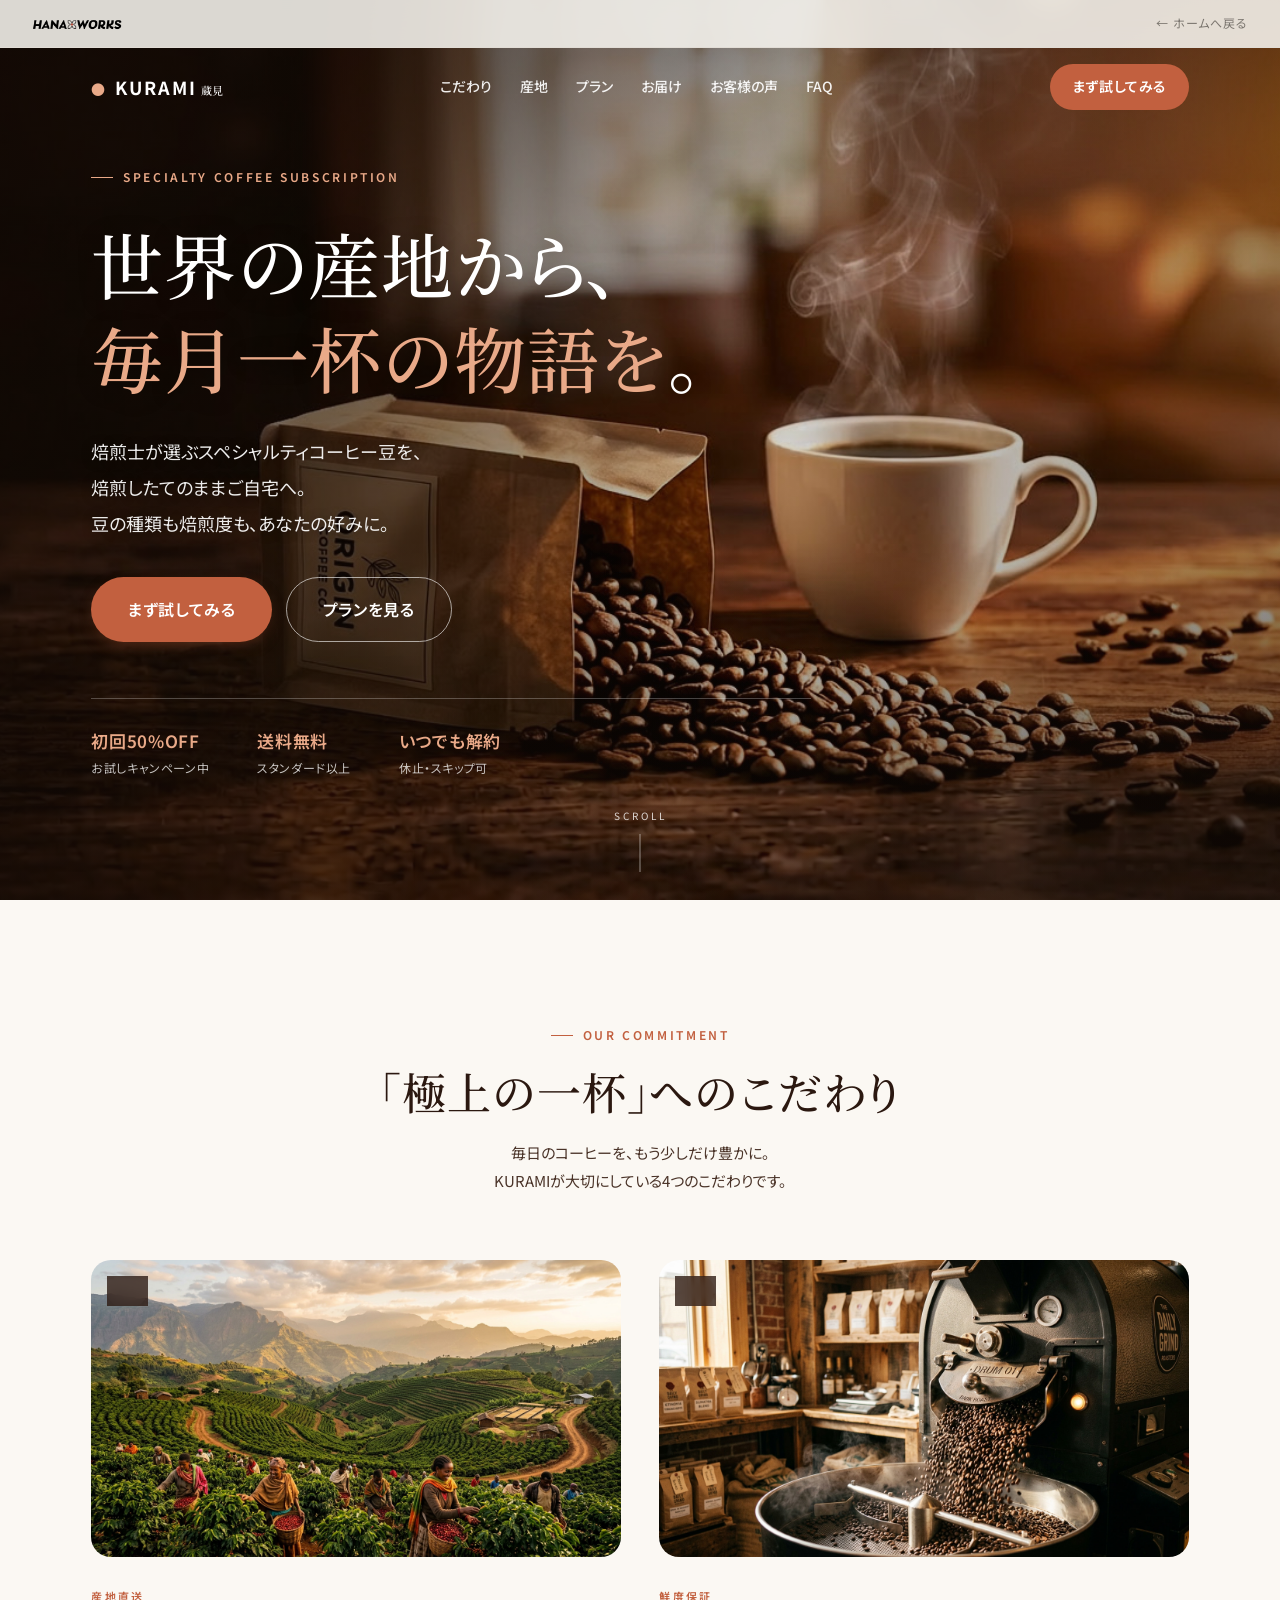
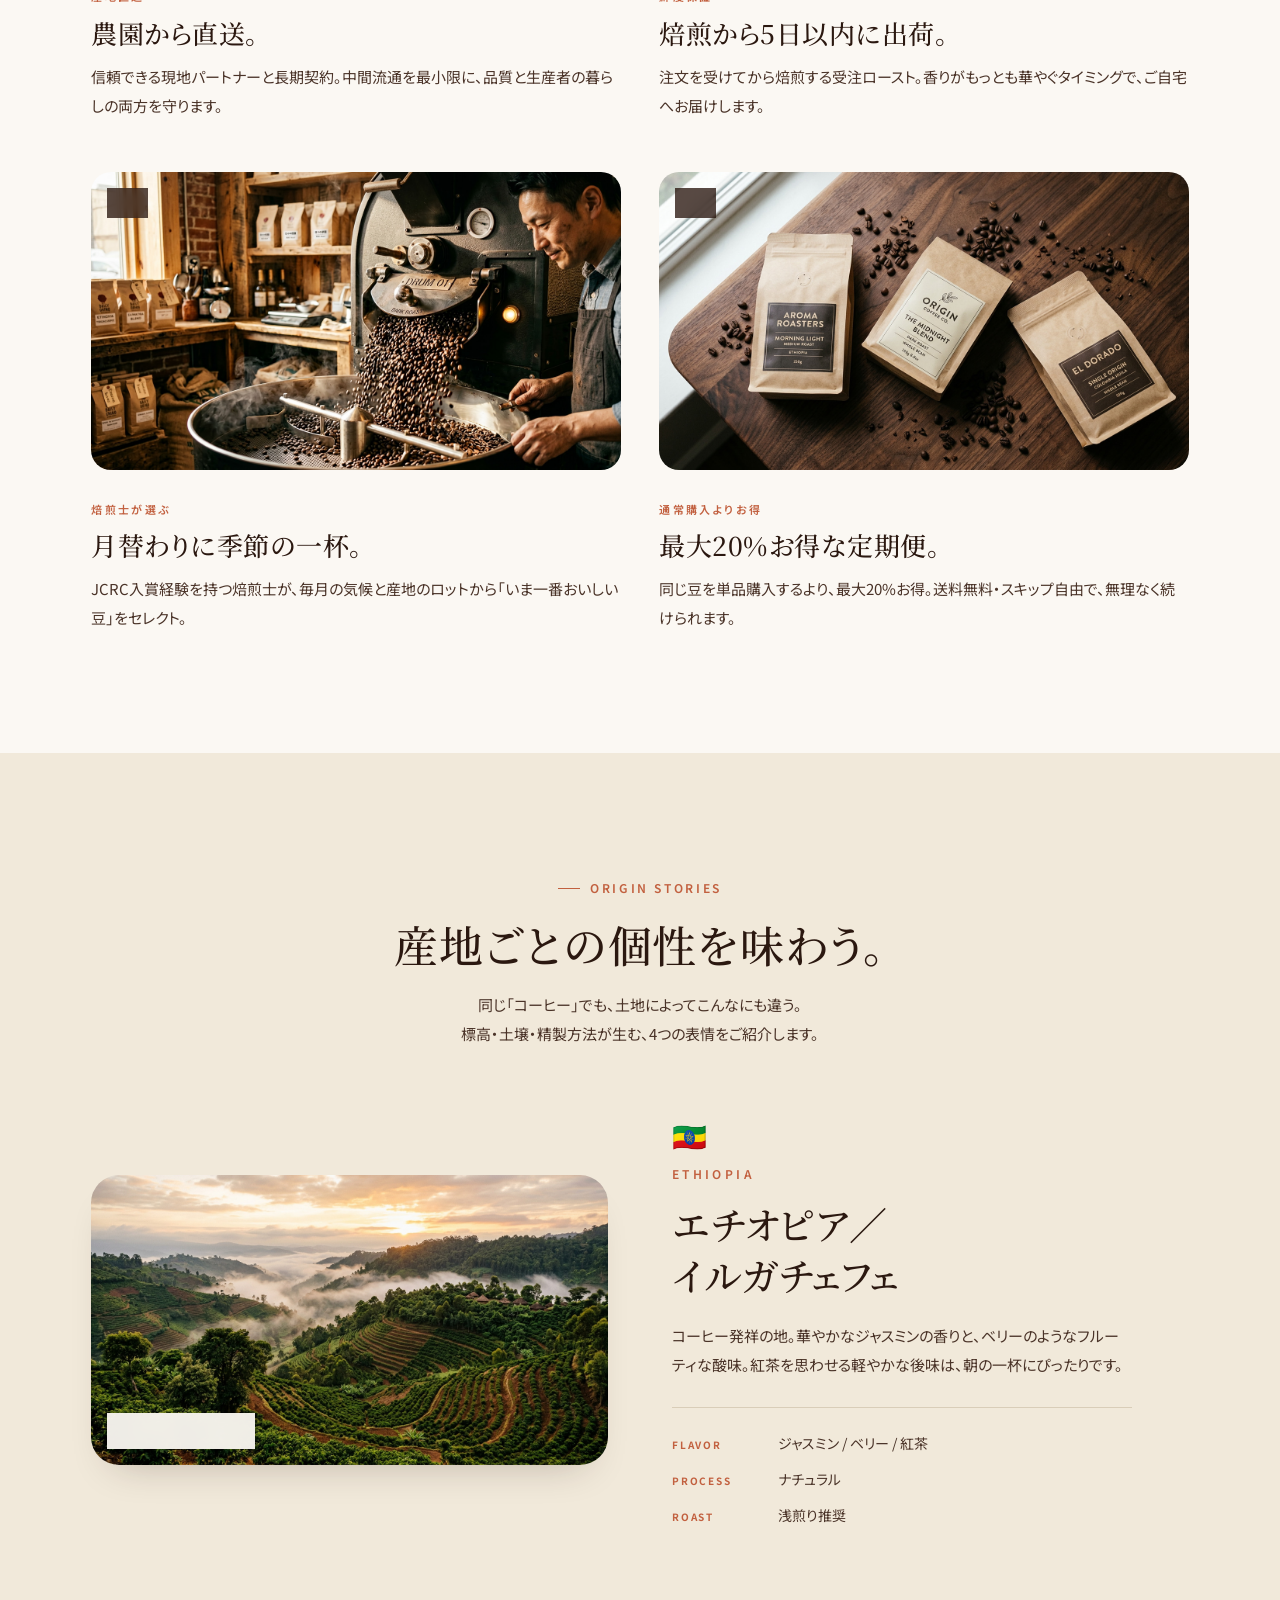
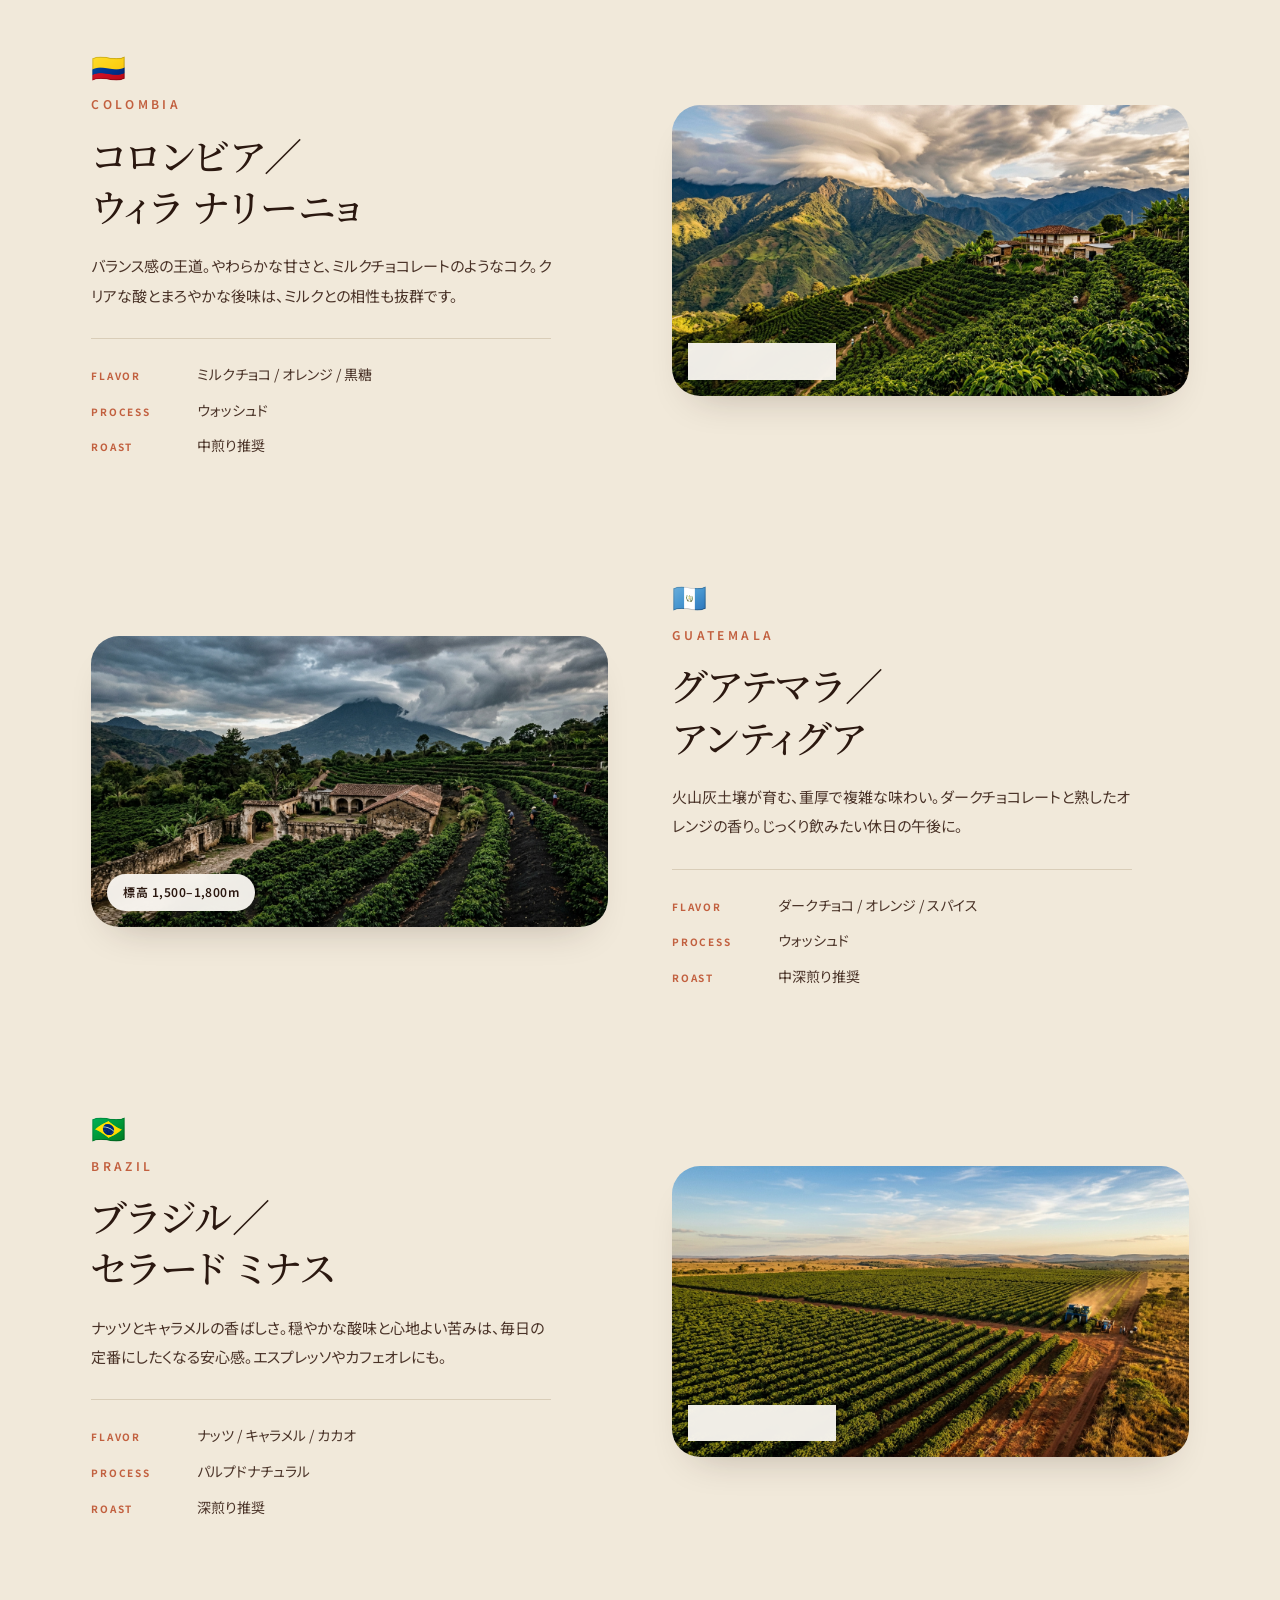
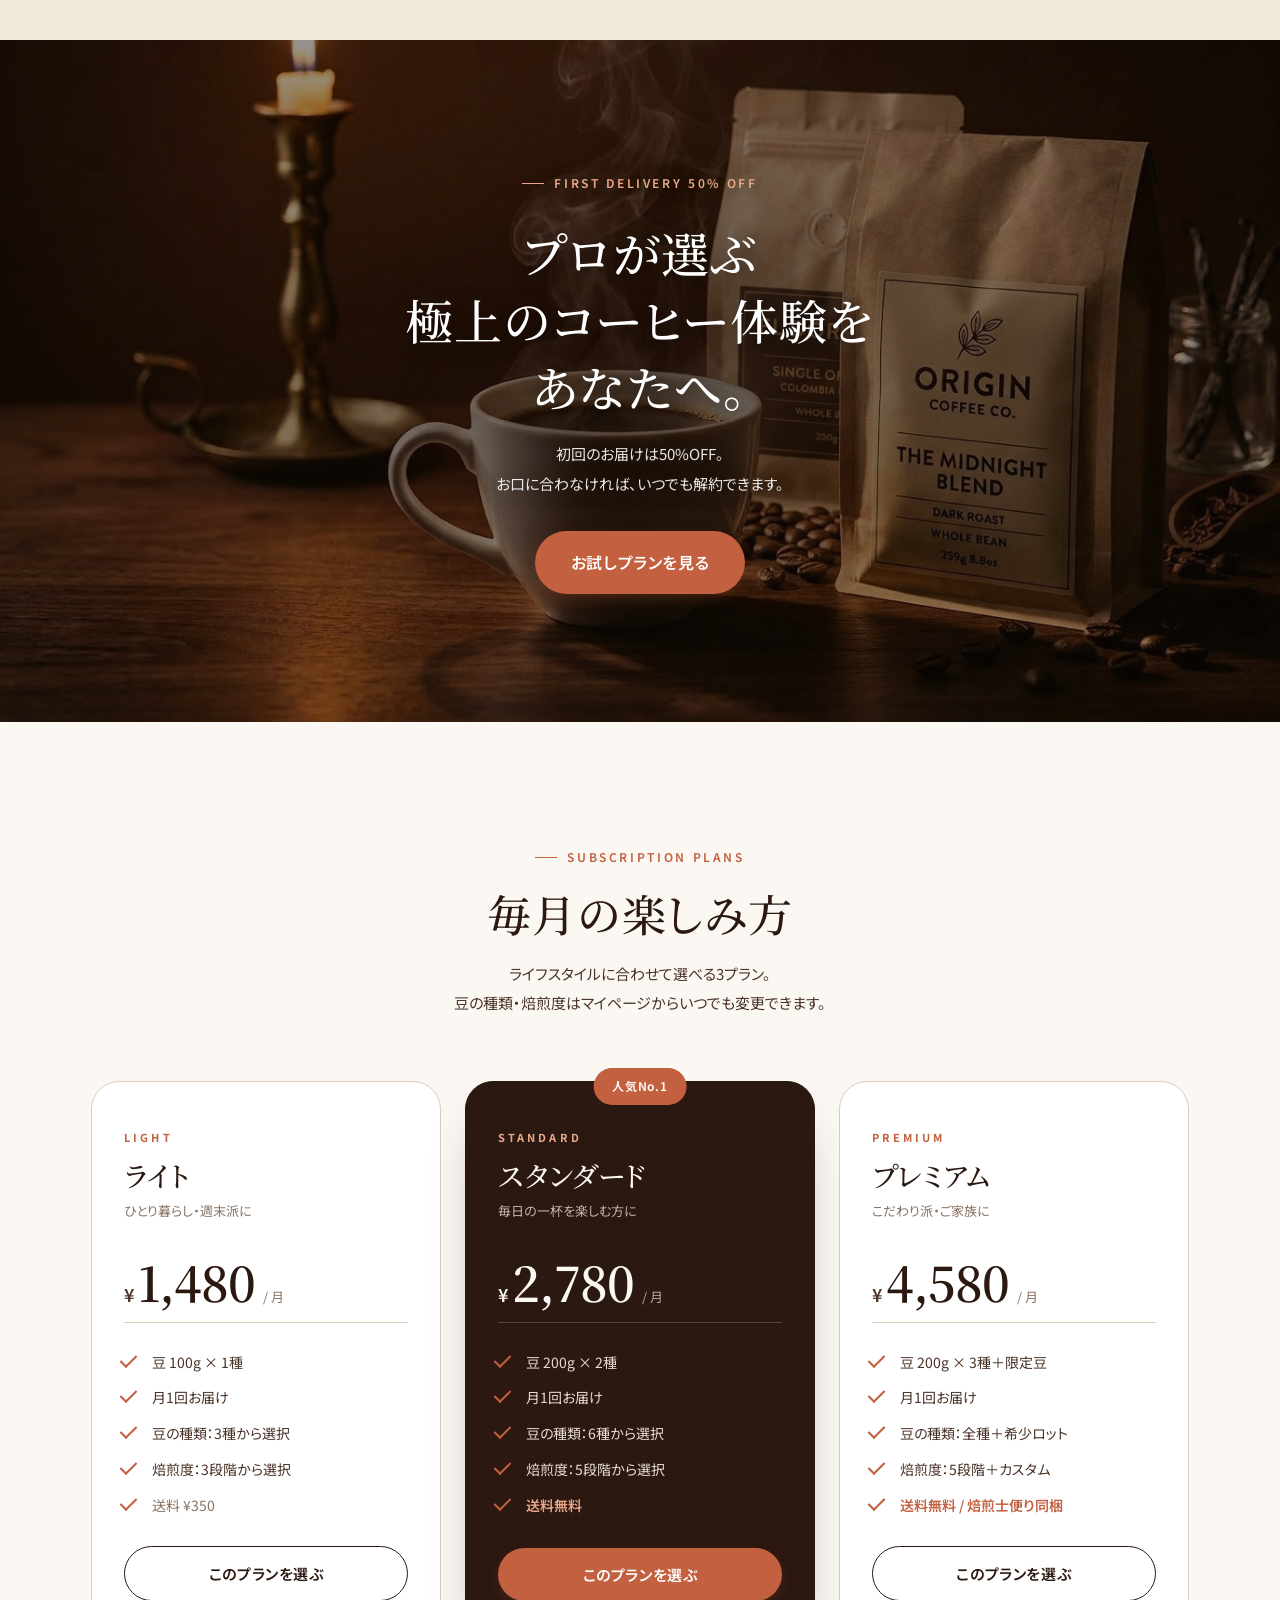
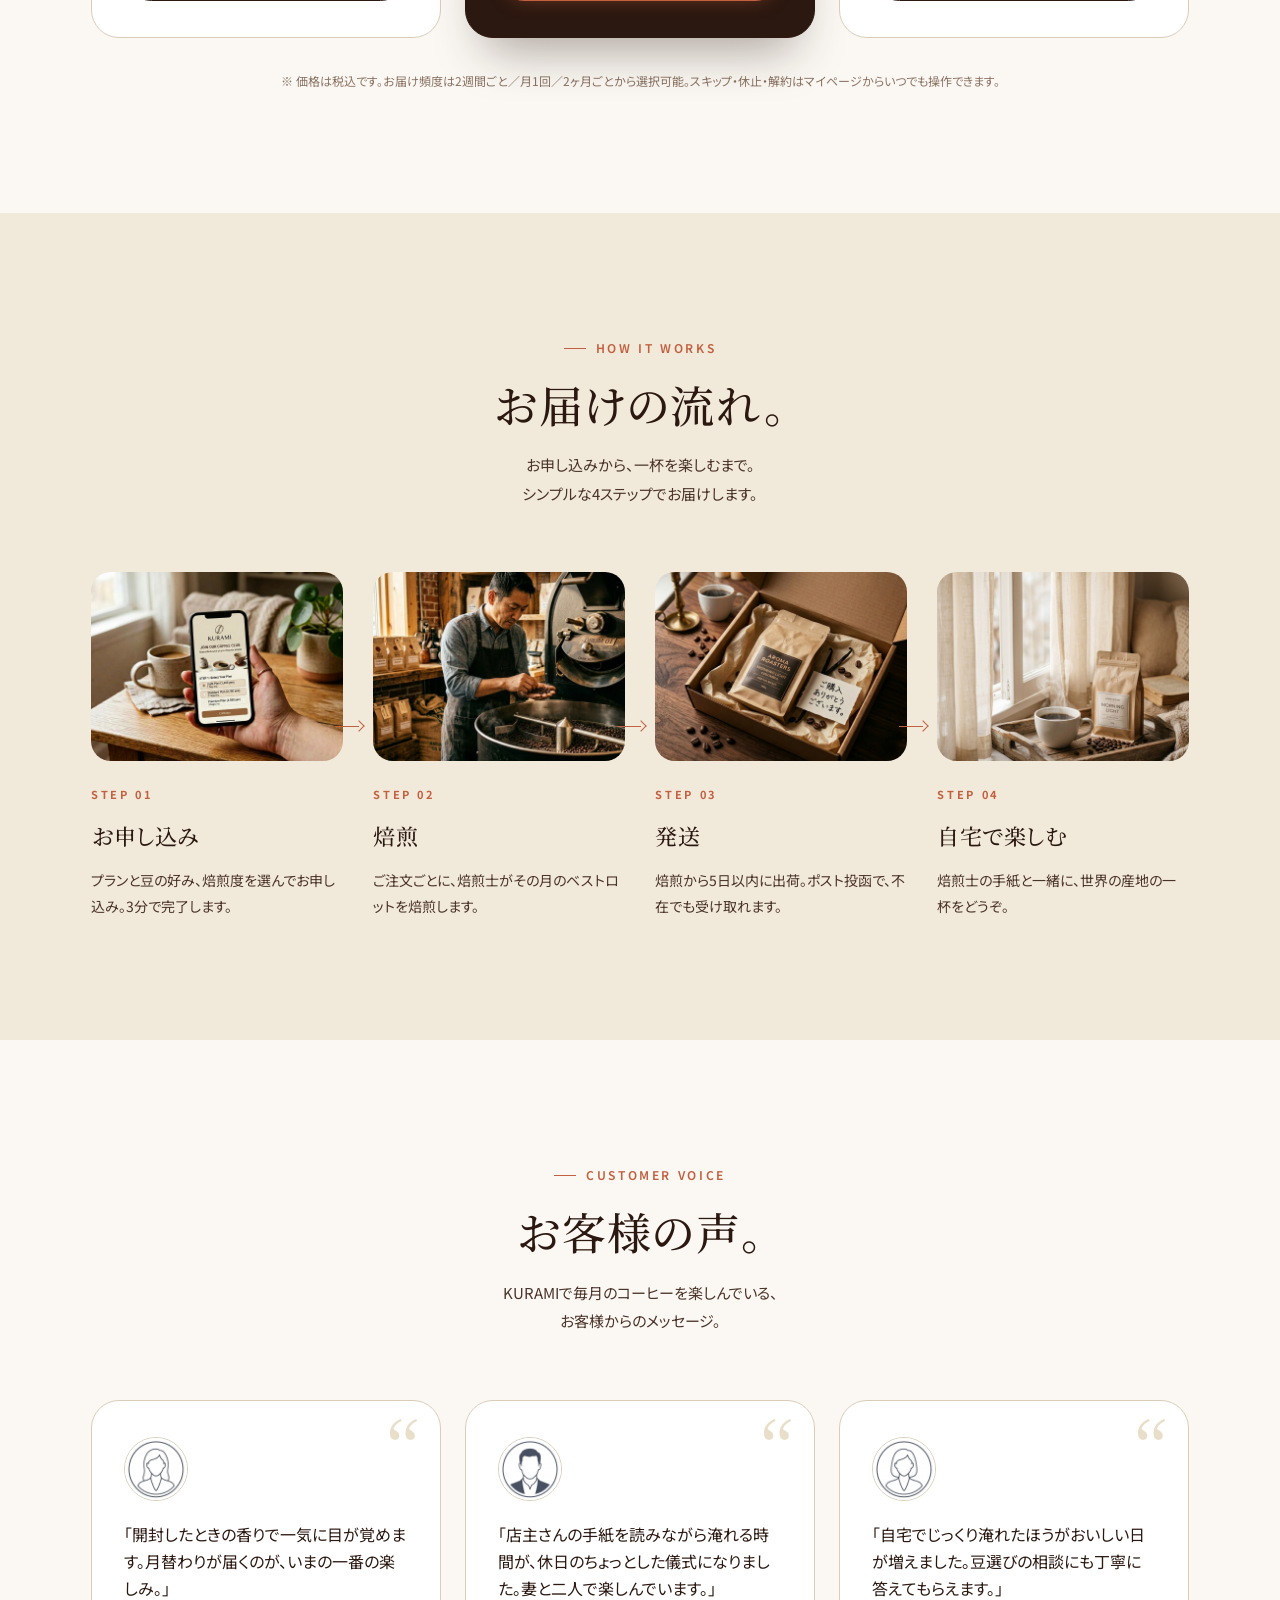
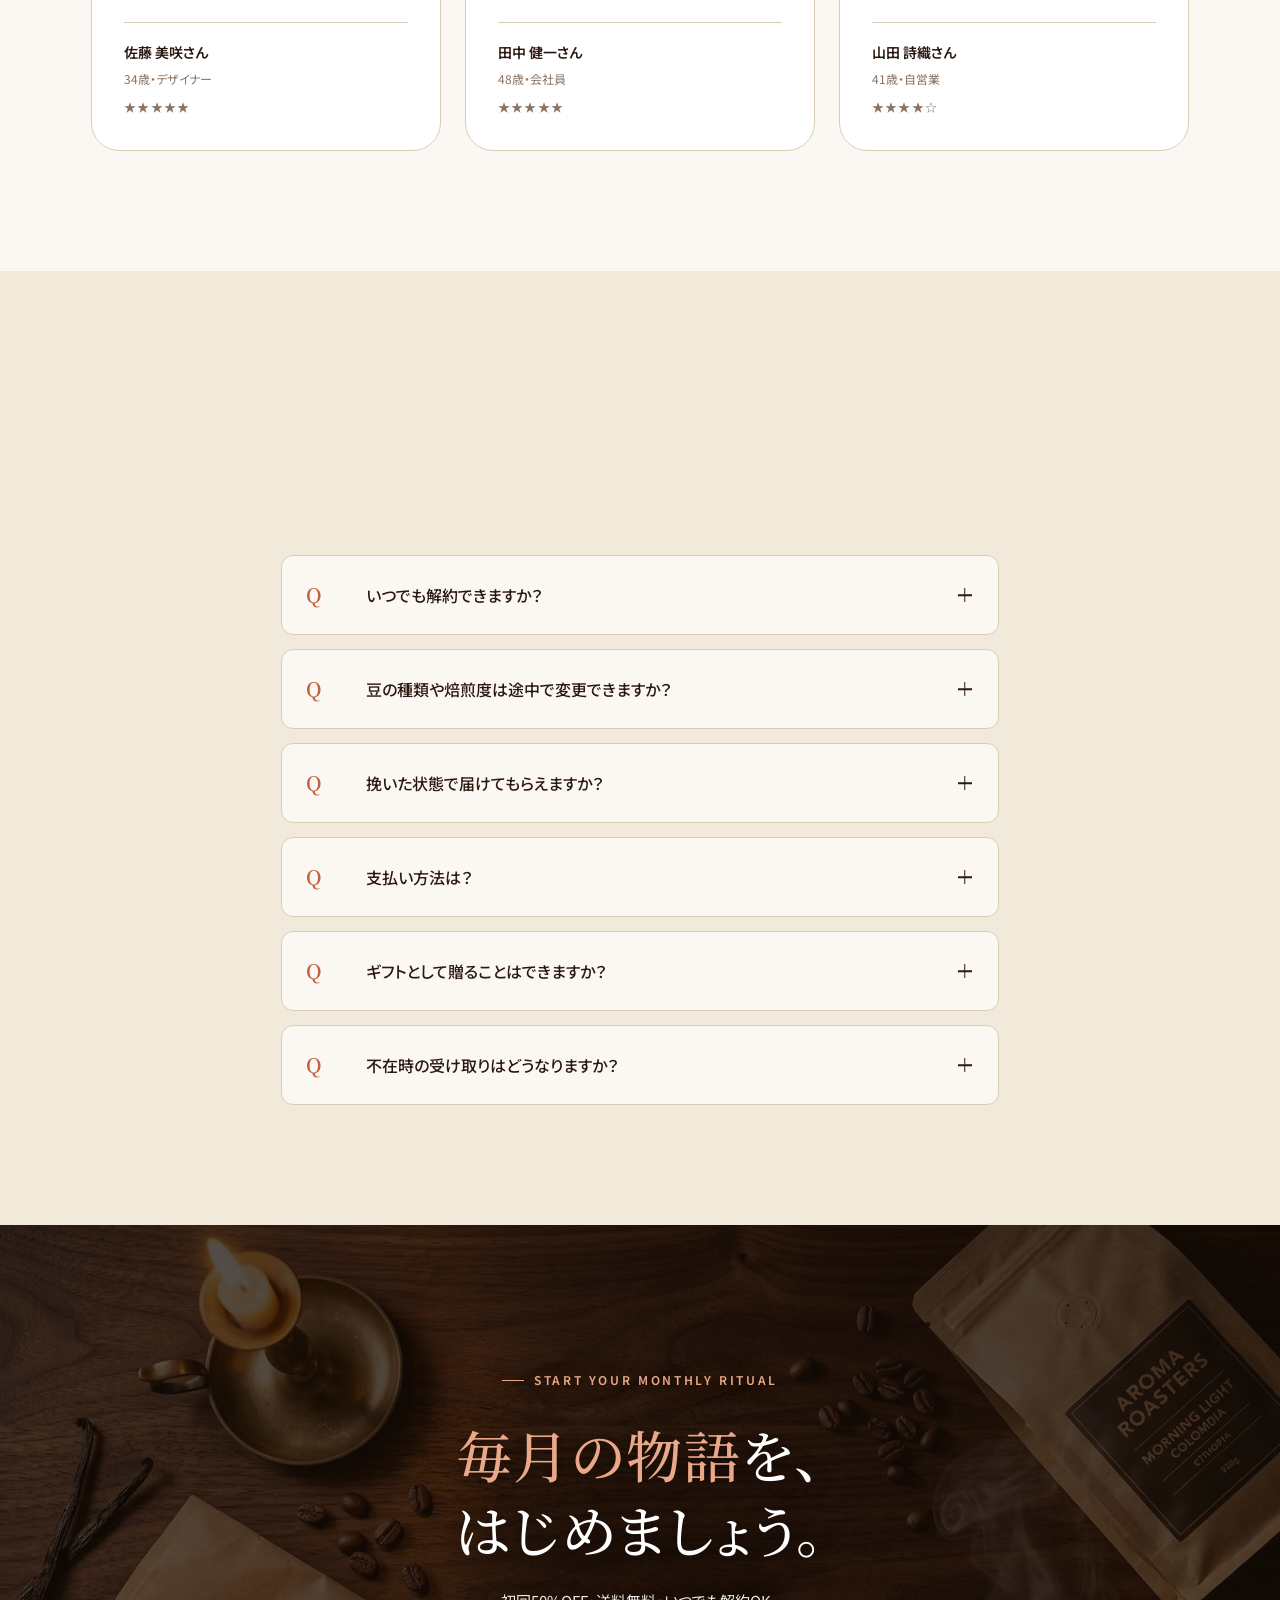
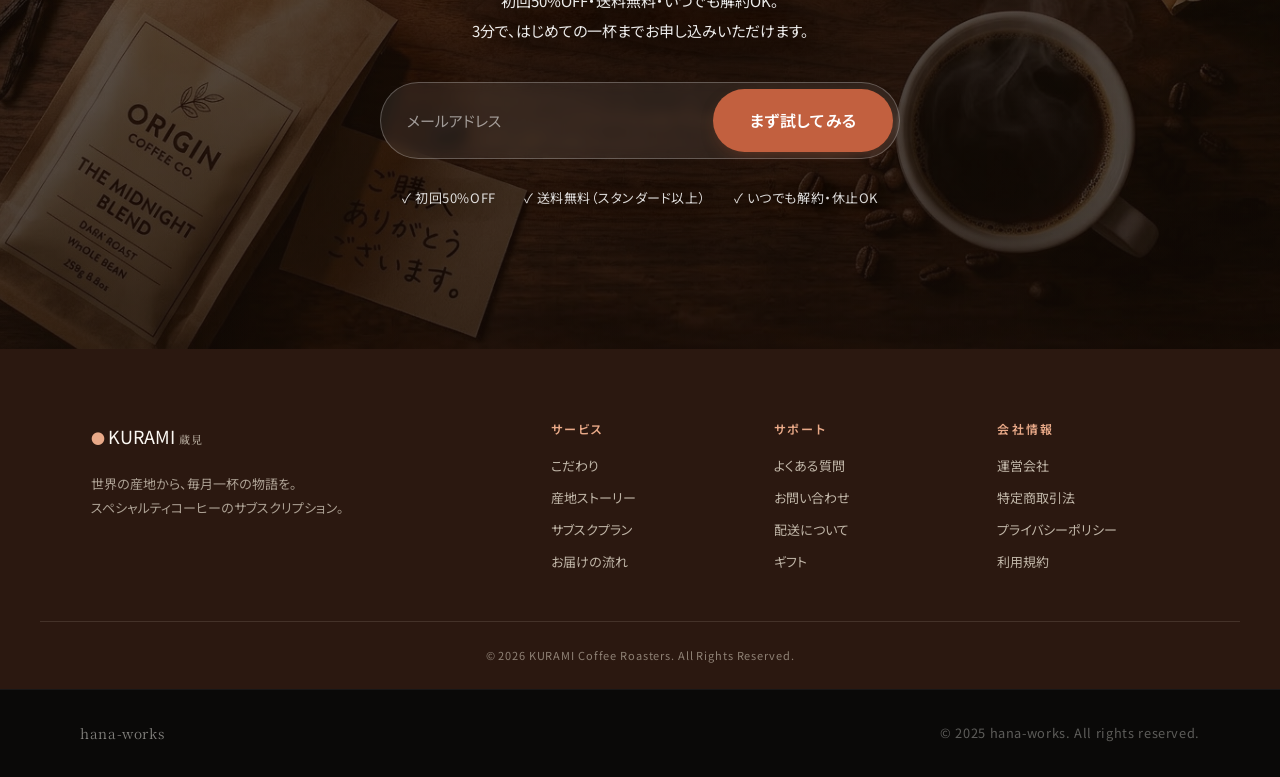
<file: LP2/coffee_subscription.html>
<!DOCTYPE html>
<html lang="ja">
<head>
<meta charset="UTF-8" />
<meta name="viewport" content="width=device-width, initial-scale=1.0" />
<title>KURAMI 蔵見 — 世界の産地から、毎月一杯の物語を</title>
<link rel="preconnect" href="https://fonts.googleapis.com" />
<link rel="preconnect" href="https://fonts.gstatic.com" crossorigin />
<link rel="stylesheet" href="https://fonts.googleapis.com/css2?family=Noto+Sans+JP:wght@300;400;500;600;700&family=Noto+Serif+JP:wght@400;500;600&display=swap" />
<link rel="stylesheet" href="styles.css" />
<style>
  /* ── hana-works ラッパーヘッダー ── */
  /* ページ上部に固定表示される帯。外部CSSの .nav（z-index:100）より手前に出す */
  #hw-bar {
    position: fixed;
    top: 0; left: 0; right: 0;
    height: 48px;
    z-index: 150;
    display: flex;
    align-items: center;
    justify-content: space-between;
    padding: 0 2rem;
    background: rgba(247,245,240,0.88);
    backdrop-filter: blur(12px);
    border-bottom: 1px solid #e2ddd6;
  }
  #hw-bar img { height: 30px; width: auto; }
  #hw-bar .hw-back {
    color: #7a756e;
    font-size: 0.75rem;
    letter-spacing: 0.08em;
    text-decoration: none;
    transition: color 0.2s;
  }
  #hw-bar .hw-back:hover { color: #0f0e0d; }

  /* LPのナビバー（.nav）をhana-worksバー分だけ下にずらす */
  .nav { top: 48px !important; }

  /* ── hana-works フッター ── */
  #hw-footer {
    background: #0a0908;
    color: rgba(247,245,240,0.35);
    padding: 2rem 5rem;
    display: flex;
    align-items: center;
    justify-content: space-between;
    font-size: 0.8rem;
    letter-spacing: 0.05em;
    border-top: 1px solid rgba(247,245,240,0.06);
    font-family: 'Noto Sans JP', sans-serif;
  }
  #hw-footer a { color: rgba(247,245,240,0.35); text-decoration: none; }
  #hw-footer a:hover { color: rgba(247,245,240,0.7); }
  @media (max-width: 768px) {
    #hw-footer { flex-direction: column; gap: 0.75rem; text-align: center; padding: 2rem; }
  }
</style>
</head>
<body>

<!-- ── hana-works ラッパーヘッダー ── -->
<div id="hw-bar">
  <a href="../index.html">
    <img src="../img/hanaworks.png" alt="hana-works">
  </a>
  <a href="../index.html" class="hw-back">← ホームへ戻る</a>
</div>


<!-- ========== NAV ========== -->
<header class="nav" id="nav">
  <div class="nav__inner">
    <a href="#top" class="nav__logo" aria-label="KURAMI ホーム">
      <span class="nav__logo-mark">●</span>
      <span class="nav__logo-text">KURAMI<small>蔵見</small></span>
    </a>

    <nav class="nav__links" aria-label="主要ナビゲーション">
      <a href="#commitment">こだわり</a>
      <a href="#origins">産地</a>
      <a href="#plans">プラン</a>
      <a href="#flow">お届け</a>
      <a href="#voice">お客様の声</a>
      <a href="#faq">FAQ</a>
    </nav>

    <a href="#cta-final" class="nav__cta">まず試してみる</a>

    <button class="nav__burger" id="burger" aria-label="メニューを開く" aria-expanded="false" aria-controls="drawer">
      <span></span><span></span><span></span>
    </button>
  </div>
</header>

<!-- Mobile drawer -->
<div class="drawer" id="drawer" aria-hidden="true">
  <div class="drawer__panel" role="dialog" aria-modal="true" aria-label="モバイルメニュー">
    <div class="drawer__head">
      <span class="drawer__title">MENU</span>
      <button class="drawer__close" id="drawerClose" aria-label="メニューを閉じる">×</button>
    </div>
    <nav class="drawer__nav">
      <a href="#commitment">こだわり</a>
      <a href="#origins">産地ストーリー</a>
      <a href="#plans">サブスクプラン</a>
      <a href="#flow">お届けの流れ</a>
      <a href="#voice">お客様の声</a>
      <a href="#faq">よくある質問</a>
    </nav>
    <a href="#cta-final" class="drawer__cta">まず試してみる →</a>
    <p class="drawer__foot">毎月、世界のスペシャルティを<br/>一杯ずつ、自宅へ。</p>
  </div>
  <div class="drawer__scrim" id="drawerScrim"></div>
</div>

<!-- ========== HERO ========== -->
<section class="hero" id="top">
  <div class="hero__media" aria-hidden="true">
    <img src="images/hero.jpg" alt="" class="hero__img" />
    <div class="hero__media-overlay"></div>
  </div>

  <div class="hero__inner">
    <span class="eyebrow eyebrow--light">SPECIALTY COFFEE SUBSCRIPTION</span>
    <h1 class="hero__title">
      世界の産地から、<br/>
      <em>毎月一杯の物語を</em>。
    </h1>
    <p class="hero__lead">
      焙煎士が選ぶスペシャルティコーヒー豆を、<br class="br-pc"/>
      焙煎したてのままご自宅へ。<br/>
      豆の種類も焙煎度も、あなたの好みに。
    </p>

    <div class="hero__actions">
      <a href="#cta-final" class="btn btn--primary btn--lg">まず試してみる</a>
      <a href="#plans" class="btn btn--ghost btn--lg">プランを見る</a>
    </div>

    <ul class="hero__meta">
      <li><strong>初回50%OFF</strong><span>お試しキャンペーン中</span></li>
      <li><strong>送料無料</strong><span>スタンダード以上</span></li>
      <li><strong>いつでも解約</strong><span>休止・スキップ可</span></li>
    </ul>
  </div>

  <a href="#commitment" class="hero__scroll" aria-label="下へスクロール">
    <span>SCROLL</span>
    <i></i>
  </a>
</section>

<!-- ========== COMMITMENT ========== -->
<section class="section commitment" id="commitment">
  <div class="container">
    <header class="sec-head">
      <span class="eyebrow">OUR COMMITMENT</span>
      <h2 class="sec-title">「極上の一杯」へのこだわり</h2>
      <p class="sec-lead">毎日のコーヒーを、もう少しだけ豊かに。<br/>KURAMIが大切にしている4つのこだわりです。</p>
    </header>

    <div class="commit-grid">
      <article class="commit">
        <div class="commit__img">
          <img src="images/commitment-01.jpg" alt="高地の段々畑で収穫するコーヒー農園の風景" />
          <span class="commit__num">01</span>
        </div>
        <div class="commit__body">
          <span class="commit__kicker">産地直送</span>
          <h3 class="commit__title">農園から直送。</h3>
          <p>信頼できる現地パートナーと長期契約。中間流通を最小限に、品質と生産者の暮らしの両方を守ります。</p>
        </div>
      </article>

      <article class="commit">
        <div class="commit__img">
          <img src="images/commitment-02.jpg" alt="焙煎機から焙煎したての豆が流れ出る焙煎工房" />
          <span class="commit__num">02</span>
        </div>
        <div class="commit__body">
          <span class="commit__kicker">鮮度保証</span>
          <h3 class="commit__title">焙煎から5日以内に出荷。</h3>
          <p>注文を受けてから焙煎する受注ロースト。香りがもっとも華やぐタイミングで、ご自宅へお届けします。</p>
        </div>
      </article>

      <article class="commit">
        <div class="commit__img">
          <img src="images/commitment-03.jpg" alt="焙煎機に向き合う焙煎士の姿" />
          <span class="commit__num">03</span>
        </div>
        <div class="commit__body">
          <span class="commit__kicker">焙煎士が選ぶ</span>
          <h3 class="commit__title">月替わりに季節の一杯。</h3>
          <p>JCRC入賞経験を持つ焙煎士が、毎月の気候と産地のロットから「いま一番おいしい豆」をセレクト。</p>
        </div>
      </article>

      <article class="commit">
        <div class="commit__img">
          <img src="images/commitment-04.jpg" alt="コーヒー豆のパッケージ三点とコーヒー豆" />
          <span class="commit__num">04</span>
        </div>
        <div class="commit__body">
          <span class="commit__kicker">通常購入よりお得</span>
          <h3 class="commit__title">最大20%お得な定期便。</h3>
          <p>同じ豆を単品購入するより、最大20%お得。送料無料・スキップ自由で、無理なく続けられます。</p>
        </div>
      </article>
    </div>
  </div>
</section>

<!-- ========== ORIGINS ========== -->
<section class="section origins" id="origins">
  <div class="container">
    <header class="sec-head">
      <span class="eyebrow">ORIGIN STORIES</span>
      <h2 class="sec-title">産地ごとの個性を味わう。</h2>
      <p class="sec-lead">同じ「コーヒー」でも、土地によってこんなにも違う。<br/>標高・土壌・精製方法が生む、4つの表情をご紹介します。</p>
    </header>

    <div class="origin-list">
      <article class="origin">
        <div class="origin__media">
          <img src="images/origin-ethiopia.jpg" alt="朝霧に包まれるエチオピア・イルガチェフェのコーヒー農園" />
          <div class="origin__tag">標高 1,900–2,200m</div>
        </div>
        <div class="origin__body">
          <span class="origin__flag">🇪🇹</span>
          <span class="origin__country">ETHIOPIA</span>
          <h3 class="origin__title">エチオピア／<br/>イルガチェフェ</h3>
          <p class="origin__copy">コーヒー発祥の地。華やかなジャスミンの香りと、ベリーのようなフルーティな酸味。紅茶を思わせる軽やかな後味は、朝の一杯にぴったりです。</p>
          <ul class="origin__notes">
            <li><span>FLAVOR</span>ジャスミン / ベリー / 紅茶</li>
            <li><span>PROCESS</span>ナチュラル</li>
            <li><span>ROAST</span>浅煎り推奨</li>
          </ul>
        </div>
      </article>

      <article class="origin origin--reverse">
        <div class="origin__media">
          <img src="images/origin-colombia.jpg" alt="雲がかかるコロンビア・ウィラナリーニョの山岳農園" />
          <div class="origin__tag">標高 1,700–2,000m</div>
        </div>
        <div class="origin__body">
          <span class="origin__flag">🇨🇴</span>
          <span class="origin__country">COLOMBIA</span>
          <h3 class="origin__title">コロンビア／<br/>ウィラ ナリーニョ</h3>
          <p class="origin__copy">バランス感の王道。やわらかな甘さと、ミルクチョコレートのようなコク。クリアな酸とまろやかな後味は、ミルクとの相性も抜群です。</p>
          <ul class="origin__notes">
            <li><span>FLAVOR</span>ミルクチョコ / オレンジ / 黒糖</li>
            <li><span>PROCESS</span>ウォッシュド</li>
            <li><span>ROAST</span>中煎り推奨</li>
          </ul>
        </div>
      </article>

      <article class="origin">
        <div class="origin__media">
          <img src="images/origin-guatemala.jpg" alt="火山を背景にしたグアテマラ・アンティグアのコーヒー農園" />
          <div class="origin__tag">標高 1,500–1,800m</div>
        </div>
        <div class="origin__body">
          <span class="origin__flag">🇬🇹</span>
          <span class="origin__country">GUATEMALA</span>
          <h3 class="origin__title">グアテマラ／<br/>アンティグア</h3>
          <p class="origin__copy">火山灰土壌が育む、重厚で複雑な味わい。ダークチョコレートと熟したオレンジの香り。じっくり飲みたい休日の午後に。</p>
          <ul class="origin__notes">
            <li><span>FLAVOR</span>ダークチョコ / オレンジ / スパイス</li>
            <li><span>PROCESS</span>ウォッシュド</li>
            <li><span>ROAST</span>中深煎り推奨</li>
          </ul>
        </div>
      </article>

      <article class="origin origin--reverse">
        <div class="origin__media">
          <img src="images/origin-brazil.jpg" alt="広大に広がるブラジル・セラードのコーヒー農園" />
          <div class="origin__tag">標高 1,000–1,200m</div>
        </div>
        <div class="origin__body">
          <span class="origin__flag">🇧🇷</span>
          <span class="origin__country">BRAZIL</span>
          <h3 class="origin__title">ブラジル／<br/>セラード ミナス</h3>
          <p class="origin__copy">ナッツとキャラメルの香ばしさ。穏やかな酸味と心地よい苦みは、毎日の定番にしたくなる安心感。エスプレッソやカフェオレにも。</p>
          <ul class="origin__notes">
            <li><span>FLAVOR</span>ナッツ / キャラメル / カカオ</li>
            <li><span>PROCESS</span>パルプドナチュラル</li>
            <li><span>ROAST</span>深煎り推奨</li>
          </ul>
        </div>
      </article>
    </div>
  </div>
</section>

<!-- ========== CTA BANNER ========== -->
<section class="cta-banner" id="cta-banner">
  <div class="cta-banner__media" aria-hidden="true">
    <img src="images/cta-banner.jpg" alt="" class="cta-banner__img" />
    <div class="cta-banner__overlay"></div>
  </div>
  <div class="cta-banner__inner">
    <span class="eyebrow eyebrow--light">FIRST DELIVERY 50% OFF</span>
    <h2 class="cta-banner__title">プロが選ぶ<br/>極上のコーヒー体験を<br>あなたへ。</h2>
    <p class="cta-banner__lead">初回のお届けは50%OFF。<br>お口に合わなければ、いつでも解約できます。</p>
    <a href="#cta-final" class="btn btn--primary btn--lg">お試しプランを見る</a>
  </div>
</section>

<!-- ========== PLANS ========== -->
<section class="section plans" id="plans">
  <div class="container">
    <header class="sec-head">
      <span class="eyebrow">SUBSCRIPTION PLANS</span>
      <h2 class="sec-title">毎月の楽しみ方</h2>
      <p class="sec-lead">ライフスタイルに合わせて選べる3プラン。<br/>豆の種類・焙煎度はマイページからいつでも変更できます。</p>
    </header>

    <div class="plan-grid">

      <article class="plan">
        <header class="plan__head">
          <span class="plan__name">LIGHT</span>
          <h3 class="plan__title">ライト</h3>
          <p class="plan__sub">ひとり暮らし・週末派に</p>
        </header>
        <div class="plan__price">
          <span class="plan__yen">¥</span>
          <span class="plan__num">1,480</span>
          <span class="plan__unit">/ 月</span>
        </div>
        <ul class="plan__list">
          <li>豆 100g × 1種</li>
          <li>月1回お届け</li>
          <li>豆の種類：3種から選択</li>
          <li>焙煎度：3段階から選択</li>
          <li class="plan__list--muted">送料 ¥350</li>
        </ul>
        <a href="#cta-final" class="btn btn--outline btn--block">このプランを選ぶ</a>
      </article>

      <article class="plan plan--featured">
        <span class="plan__badge">人気No.1</span>
        <header class="plan__head">
          <span class="plan__name">STANDARD</span>
          <h3 class="plan__title">スタンダード</h3>
          <p class="plan__sub">毎日の一杯を楽しむ方に</p>
        </header>
        <div class="plan__price">
          <span class="plan__yen">¥</span>
          <span class="plan__num">2,780</span>
          <span class="plan__unit">/ 月</span>
        </div>
        <ul class="plan__list">
          <li>豆 200g × 2種</li>
          <li>月1回お届け</li>
          <li>豆の種類：6種から選択</li>
          <li>焙煎度：5段階から選択</li>
          <li class="plan__list--accent">送料無料</li>
        </ul>
        <a href="#cta-final" class="btn btn--primary btn--block">このプランを選ぶ</a>
      </article>

      <article class="plan">
        <header class="plan__head">
          <span class="plan__name">PREMIUM</span>
          <h3 class="plan__title">プレミアム</h3>
          <p class="plan__sub">こだわり派・ご家族に</p>
        </header>
        <div class="plan__price">
          <span class="plan__yen">¥</span>
          <span class="plan__num">4,580</span>
          <span class="plan__unit">/ 月</span>
        </div>
        <ul class="plan__list">
          <li>豆 200g × 3種＋限定豆</li>
          <li>月1回お届け</li>
          <li>豆の種類：全種＋希少ロット</li>
          <li>焙煎度：5段階＋カスタム</li>
          <li class="plan__list--accent">送料無料 / 焙煎士便り同梱</li>
        </ul>
        <a href="#cta-final" class="btn btn--outline btn--block">このプランを選ぶ</a>
      </article>

    </div>

    <p class="plans__note">※ 価格は税込です。お届け頻度は2週間ごと／月1回／2ヶ月ごとから選択可能。スキップ・休止・解約はマイページからいつでも操作できます。</p>
  </div>
</section>

<!-- ========== FLOW ========== -->
<section class="section flow" id="flow">
  <div class="container">
    <header class="sec-head">
      <span class="eyebrow">HOW IT WORKS</span>
      <h2 class="sec-title">お届けの流れ。</h2>
      <p class="sec-lead">お申し込みから、一杯を楽しむまで。<br/>シンプルな4ステップでお届けします。</p>
    </header>

    <ol class="flow-grid">
      <li class="flow-step">
        <div class="flow-step__img">
          <img src="images/flow-01.jpg" alt="スマホでコーヒーサブスクの申込画面を見ている手元" />
        </div>
        <span class="flow-step__num">STEP 01</span>
        <h3 class="flow-step__title">お申し込み</h3>
        <p>プランと豆の好み、焙煎度を選んでお申し込み。3分で完了します。</p>
      </li>
      <li class="flow-step">
        <div class="flow-step__img">
          <img src="images/flow-02.jpg" alt="焙煎機の前で豆の状態を確認する焙煎士" />
        </div>
        <span class="flow-step__num">STEP 02</span>
        <h3 class="flow-step__title">焙煎</h3>
        <p>ご注文ごとに、焙煎士がその月のベストロットを焙煎します。</p>
      </li>
      <li class="flow-step">
        <div class="flow-step__img">
          <img src="images/flow-03.jpg" alt="コーヒー豆とサンクスカードが梱包された発送ボックス" />
        </div>
        <span class="flow-step__num">STEP 03</span>
        <h3 class="flow-step__title">発送</h3>
        <p>焙煎から5日以内に出荷。ポスト投函で、不在でも受け取れます。</p>
      </li>
      <li class="flow-step">
        <div class="flow-step__img">
          <img src="images/flow-04.jpg" alt="朝の窓辺でトレイに乗せられたコーヒーと豆のパッケージ" />
        </div>
        <span class="flow-step__num">STEP 04</span>
        <h3 class="flow-step__title">自宅で楽しむ</h3>
        <p>焙煎士の手紙と一緒に、世界の産地の一杯をどうぞ。</p>
      </li>
    </ol>
  </div>
</section>

<!-- ========== VOICE ========== -->
<section class="section voice" id="voice">
  <div class="container">
    <header class="sec-head">
      <span class="eyebrow">CUSTOMER VOICE</span>
      <h2 class="sec-title">お客様の声。</h2>
      <p class="sec-lead">KURAMIで毎月のコーヒーを楽しんでいる、<br/>お客様からのメッセージ。</p>
    </header>

    <div class="voice-grid">
      <figure class="voice-card">
        <div class="voice-card__avatar"><img src="images/voice-01.jpg" alt="佐藤 美咲さんのアバター" /></div>「開封したときの香りで一気に目が覚めます。月替わりが届くのが、いまの一番の楽しみ。」
        </blockquote>
        <figcaption class="voice-card__cap">
          <strong>佐藤 美咲さん</strong>
          <span>34歳・デザイナー</span>
          <span class="voice-card__rating" aria-label="評価 星5">★★★★★</span>
        </figcaption>
      </figure>

      <figure class="voice-card">
        <div class="voice-card__avatar"><img src="images/voice-02.jpg" alt="田中 健一さんのアバター" /></div>「店主さんの手紙を読みながら淹れる時間が、休日のちょっとした儀式になりました。妻と二人で楽しんでいます。」
        </blockquote>
        <figcaption class="voice-card__cap">
          <strong>田中 健一さん</strong>
          <span>48歳・会社員</span>
          <span class="voice-card__rating" aria-label="評価 星5">★★★★★</span>
        </figcaption>
      </figure>

      <figure class="voice-card">
        <div class="voice-card__avatar"><img src="images/voice-03.jpg" alt="山田 詩織さんのアバター" /></div>「自宅でじっくり淹れたほうがおいしい日が増えました。豆選びの相談にも丁寧に答えてもらえます。」
        </blockquote>
        <figcaption class="voice-card__cap">
          <strong>山田 詩織さん</strong>
          <span>41歳・自営業</span>
          <span class="voice-card__rating" aria-label="評価 星4">★★★★☆</span>
        </figcaption>
      </figure>
    </div>
  </div>
</section>

<!-- ========== FAQ ========== -->
<section class="section faq" id="faq">
  <div class="container container--narrow">
    <header class="sec-head">
      <span class="eyebrow">FAQ</span>
      <h2 class="sec-title">よくある質問。</h2>
    </header>

    <ul class="faq-list">
      <li class="faq-item">
        <button class="faq-item__q" aria-expanded="false">
          <span class="faq-item__mark">Q</span>
          <span class="faq-item__qtext">いつでも解約できますか？</span>
          <span class="faq-item__icon" aria-hidden="true"></span>
        </button>
        <div class="faq-item__a">
          <p>はい、いつでも解約・休止・スキップが可能です。マイページから1分で操作できます。違約金や継続義務は一切ありません。</p>
        </div>
      </li>
      <li class="faq-item">
        <button class="faq-item__q" aria-expanded="false">
          <span class="faq-item__mark">Q</span>
          <span class="faq-item__qtext">豆の種類や焙煎度は途中で変更できますか？</span>
          <span class="faq-item__icon" aria-hidden="true"></span>
        </button>
        <div class="faq-item__a">
          <p>もちろん可能です。次回お届け予定日の5日前までに、マイページから変更してください。豆の量・お届け頻度の変更も同様です。</p>
        </div>
      </li>
      <li class="faq-item">
        <button class="faq-item__q" aria-expanded="false">
          <span class="faq-item__mark">Q</span>
          <span class="faq-item__qtext">挽いた状態で届けてもらえますか？</span>
          <span class="faq-item__icon" aria-hidden="true"></span>
        </button>
        <div class="faq-item__a">
          <p>はい、お申し込み時に「豆のまま」「中挽き」「細挽き」など5段階からお選びいただけます。鮮度を保つため、豆のままを推奨しています。</p>
        </div>
      </li>
      <li class="faq-item">
        <button class="faq-item__q" aria-expanded="false">
          <span class="faq-item__mark">Q</span>
          <span class="faq-item__qtext">支払い方法は？</span>
          <span class="faq-item__icon" aria-hidden="true"></span>
        </button>
        <div class="faq-item__a">
          <p>クレジットカード（VISA / Mastercard / JCB / AMEX）、Apple Pay、Google Pay、Amazon Pay、コンビニ後払いに対応しています。</p>
        </div>
      </li>
      <li class="faq-item">
        <button class="faq-item__q" aria-expanded="false">
          <span class="faq-item__mark">Q</span>
          <span class="faq-item__qtext">ギフトとして贈ることはできますか？</span>
          <span class="faq-item__icon" aria-hidden="true"></span>
        </button>
        <div class="faq-item__a">
          <p>3ヶ月・6ヶ月のギフトプランをご用意しています。メッセージカードと焙煎士の手紙を添えてお届けします。詳しくはギフトページをご覧ください。</p>
        </div>
      </li>
      <li class="faq-item">
        <button class="faq-item__q" aria-expanded="false">
          <span class="faq-item__mark">Q</span>
          <span class="faq-item__qtext">不在時の受け取りはどうなりますか？</span>
          <span class="faq-item__icon" aria-hidden="true"></span>
        </button>
        <div class="faq-item__a">
          <p>すべての配送はポスト投函対応のパッケージでお届けします。ご不在でもお受け取りいただけるので、忙しい方にも安心です。</p>
        </div>
      </li>
    </ul>
  </div>
</section>

<!-- ========== FINAL CTA ========== -->
<section class="cta-final" id="cta-final">
  <div class="cta-final__bg" aria-hidden="true">
    <img src="images/cta-final.jpg" alt="" class="cta-final__img" />
    <div class="cta-final__overlay"></div>
  </div>
  <div class="cta-final__inner">
    <span class="eyebrow eyebrow--light">START YOUR MONTHLY RITUAL</span>
    <h2 class="cta-final__title"><em>毎月の物語</em>を、<br/>はじめましょう。</h2>
    <p class="cta-final__lead">初回50%OFF・送料無料・いつでも解約OK。<br/>3分で、はじめての一杯までお申し込みいただけます。</p>

    <form class="cta-final__form" onsubmit="event.preventDefault(); alert('お申込みありがとうございます！（プロトタイプ）');">
      <input type="email" placeholder="メールアドレス" aria-label="メールアドレス" required />
      <button type="submit" class="btn btn--primary btn--lg">まず試してみる</button>
    </form>

    <ul class="cta-final__points">
      <li>✓ 初回50%OFF</li>
      <li>✓ 送料無料（スタンダード以上）</li>
      <li>✓ いつでも解約・休止OK</li>
    </ul>
  </div>
</section>

<!-- ========== FOOTER ========== -->
<footer class="footer">
  <div class="container footer__inner">
    <div class="footer__brand">
      <span class="nav__logo-mark">●</span>
      <span class="nav__logo-text">KURAMI<small>蔵見</small></span>
      <p>世界の産地から、毎月一杯の物語を。<br/>スペシャルティコーヒーのサブスクリプション。</p>
    </div>
    <div class="footer__cols">
      <div>
        <h4>サービス</h4>
        <ul>
          <li><a href="#commitment">こだわり</a></li>
          <li><a href="#origins">産地ストーリー</a></li>
          <li><a href="#plans">サブスクプラン</a></li>
          <li><a href="#flow">お届けの流れ</a></li>
        </ul>
      </div>
      <div>
        <h4>サポート</h4>
        <ul>
          <li><a href="#faq">よくある質問</a></li>
          <li><a href="#">お問い合わせ</a></li>
          <li><a href="#">配送について</a></li>
          <li><a href="#">ギフト</a></li>
        </ul>
      </div>
      <div>
        <h4>会社情報</h4>
        <ul>
          <li><a href="#">運営会社</a></li>
          <li><a href="#">特定商取引法</a></li>
          <li><a href="#">プライバシーポリシー</a></li>
          <li><a href="#">利用規約</a></li>
        </ul>
      </div>
    </div>
  </div>
  <div class="footer__bottom">© 2026 KURAMI Coffee Roasters. All Rights Reserved.</div>
</footer>

<script src="app.js"></script>

<!-- ── hana-works フッター ── -->
<footer id="hw-footer">
  <span style="color: rgba(247,245,240,0.5); font-size: 0.85rem; font-family: 'Noto Serif JP', serif;">hana-works</span>
  <span>© 2025 hana-works. All rights reserved.</span>
</footer>

</body>
</html>
</file>
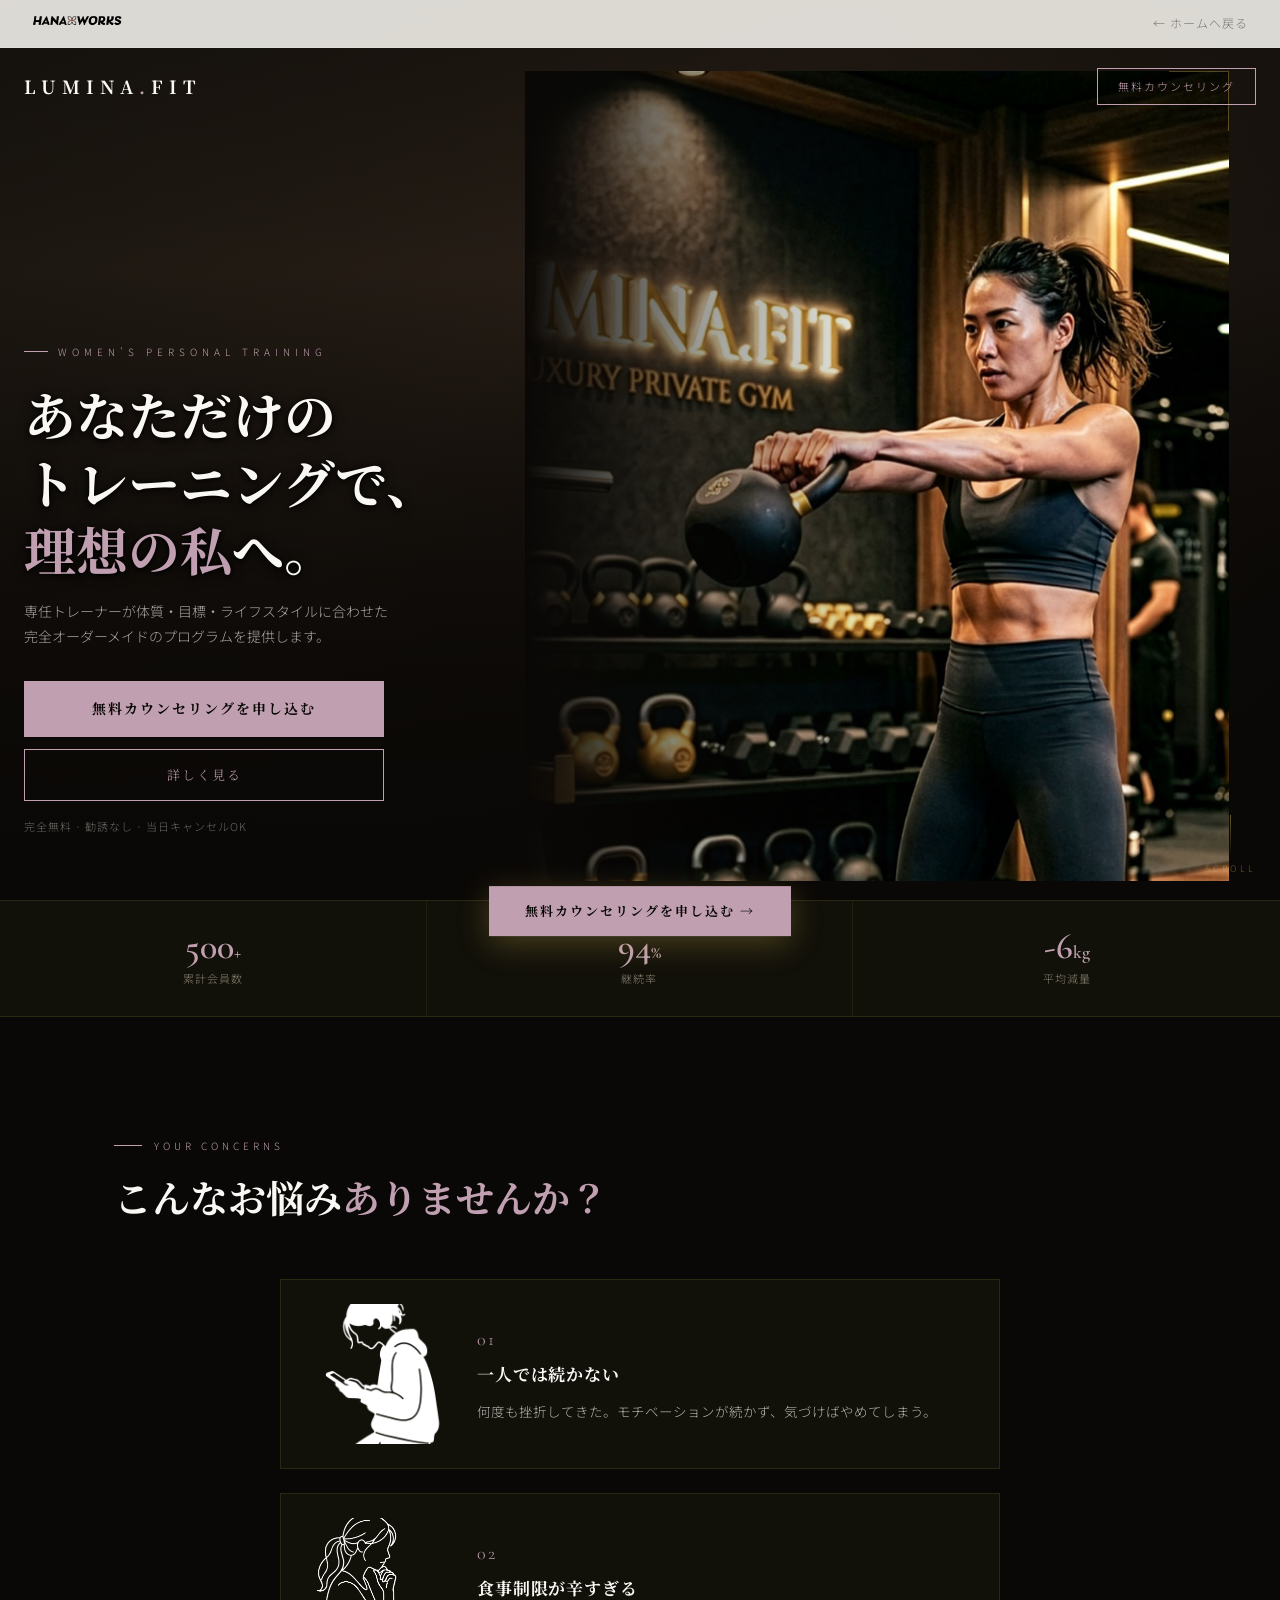
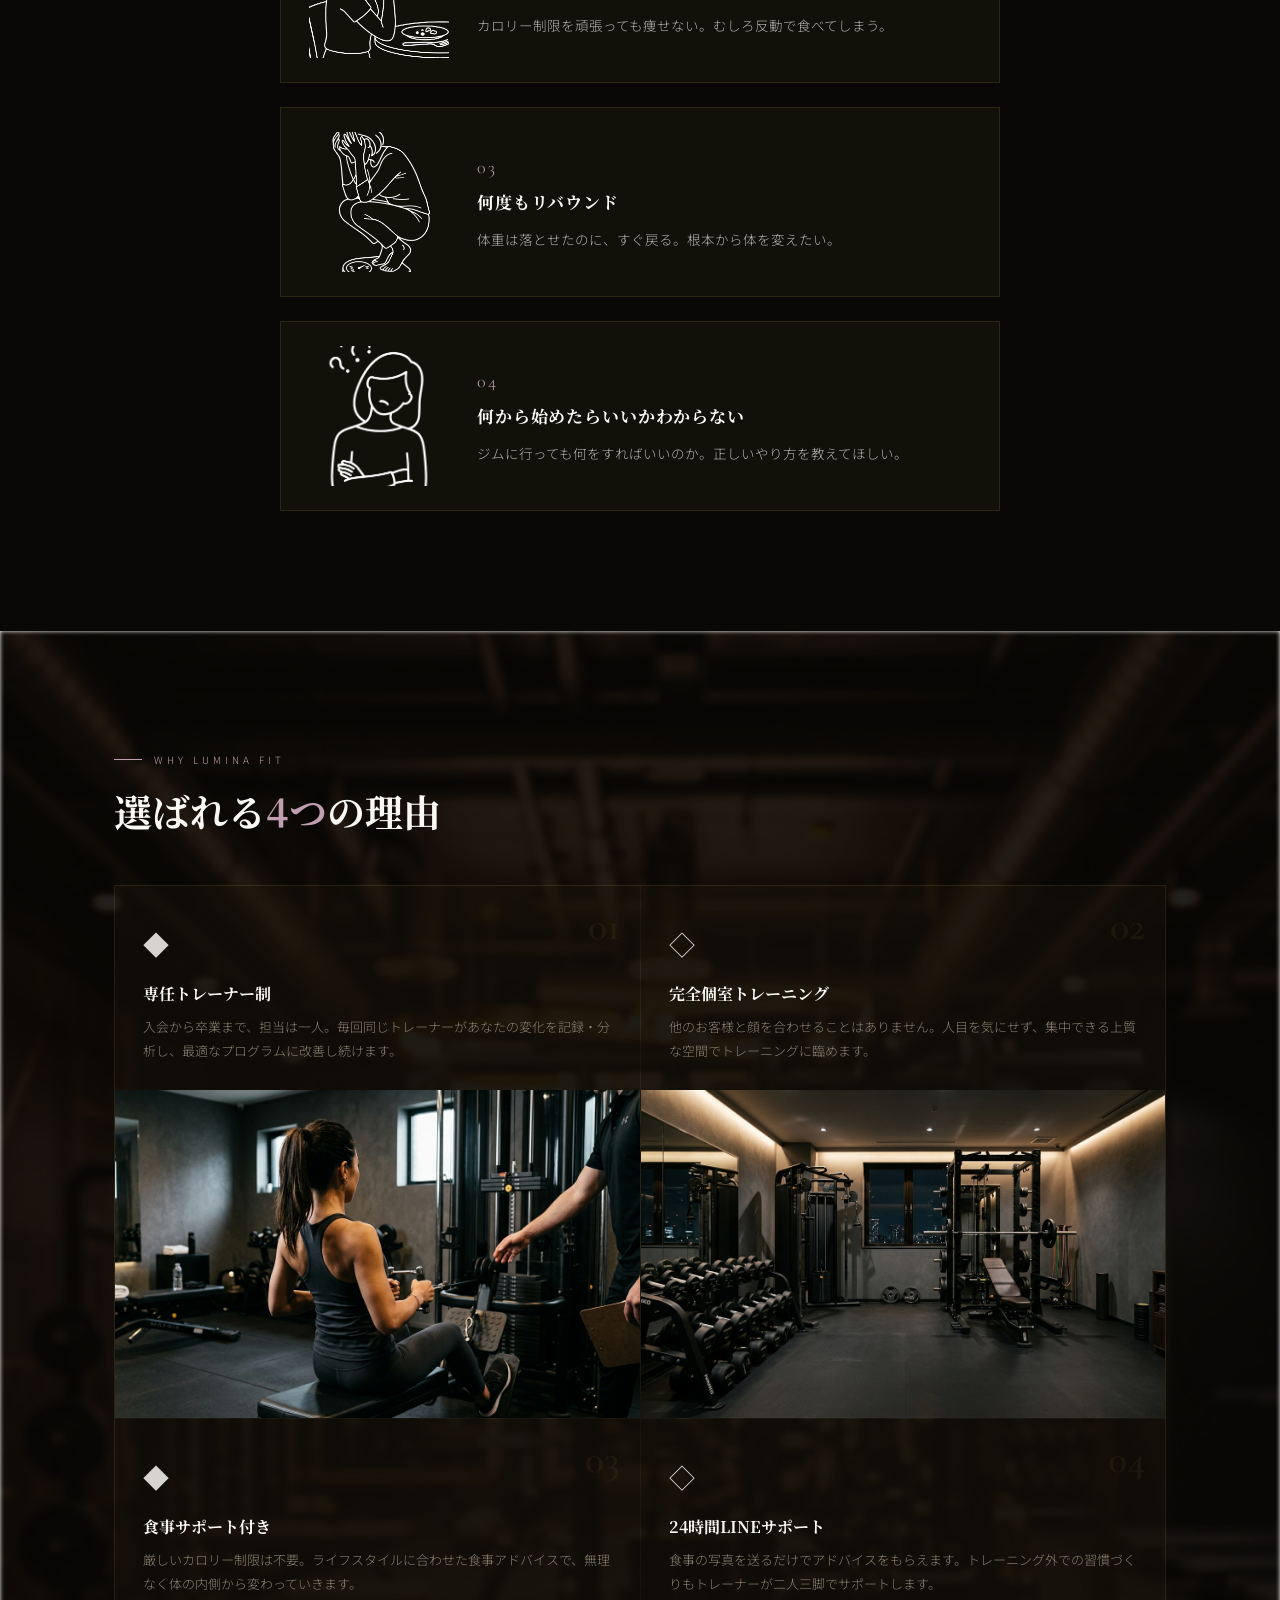
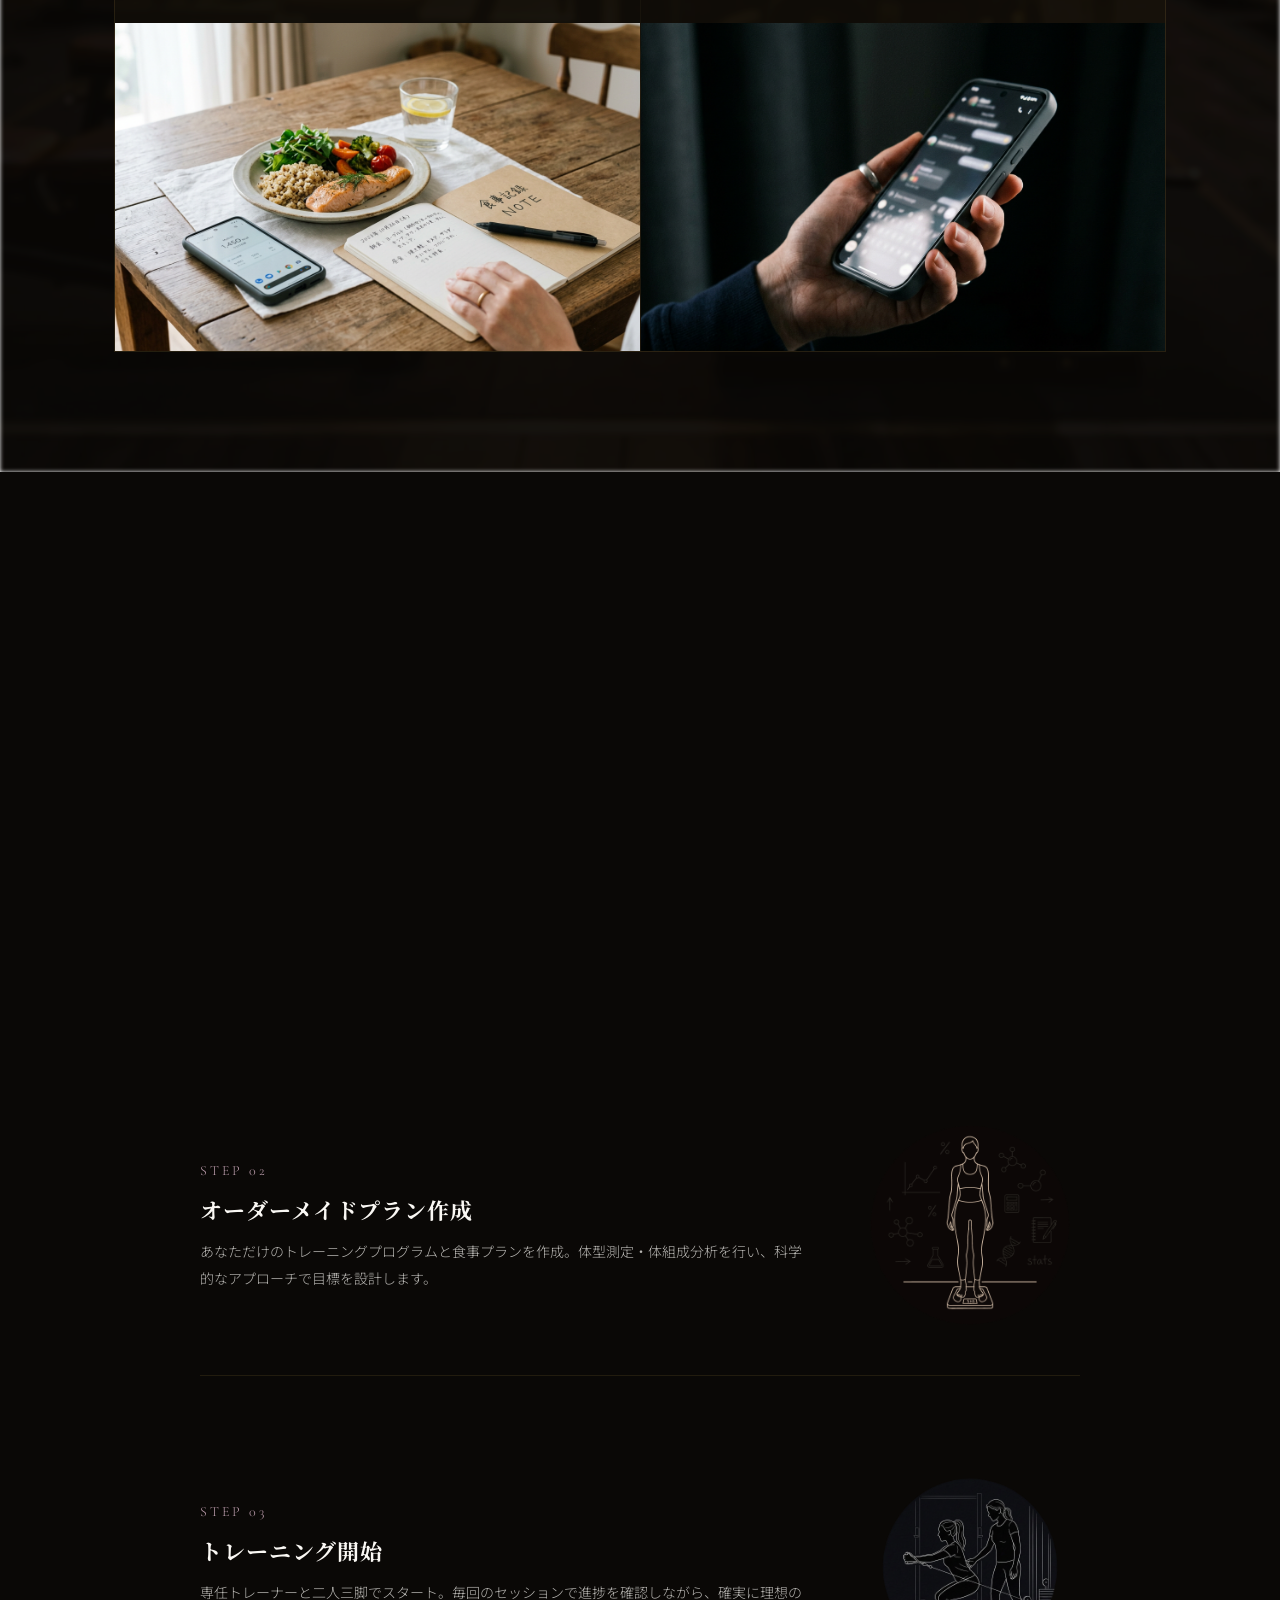
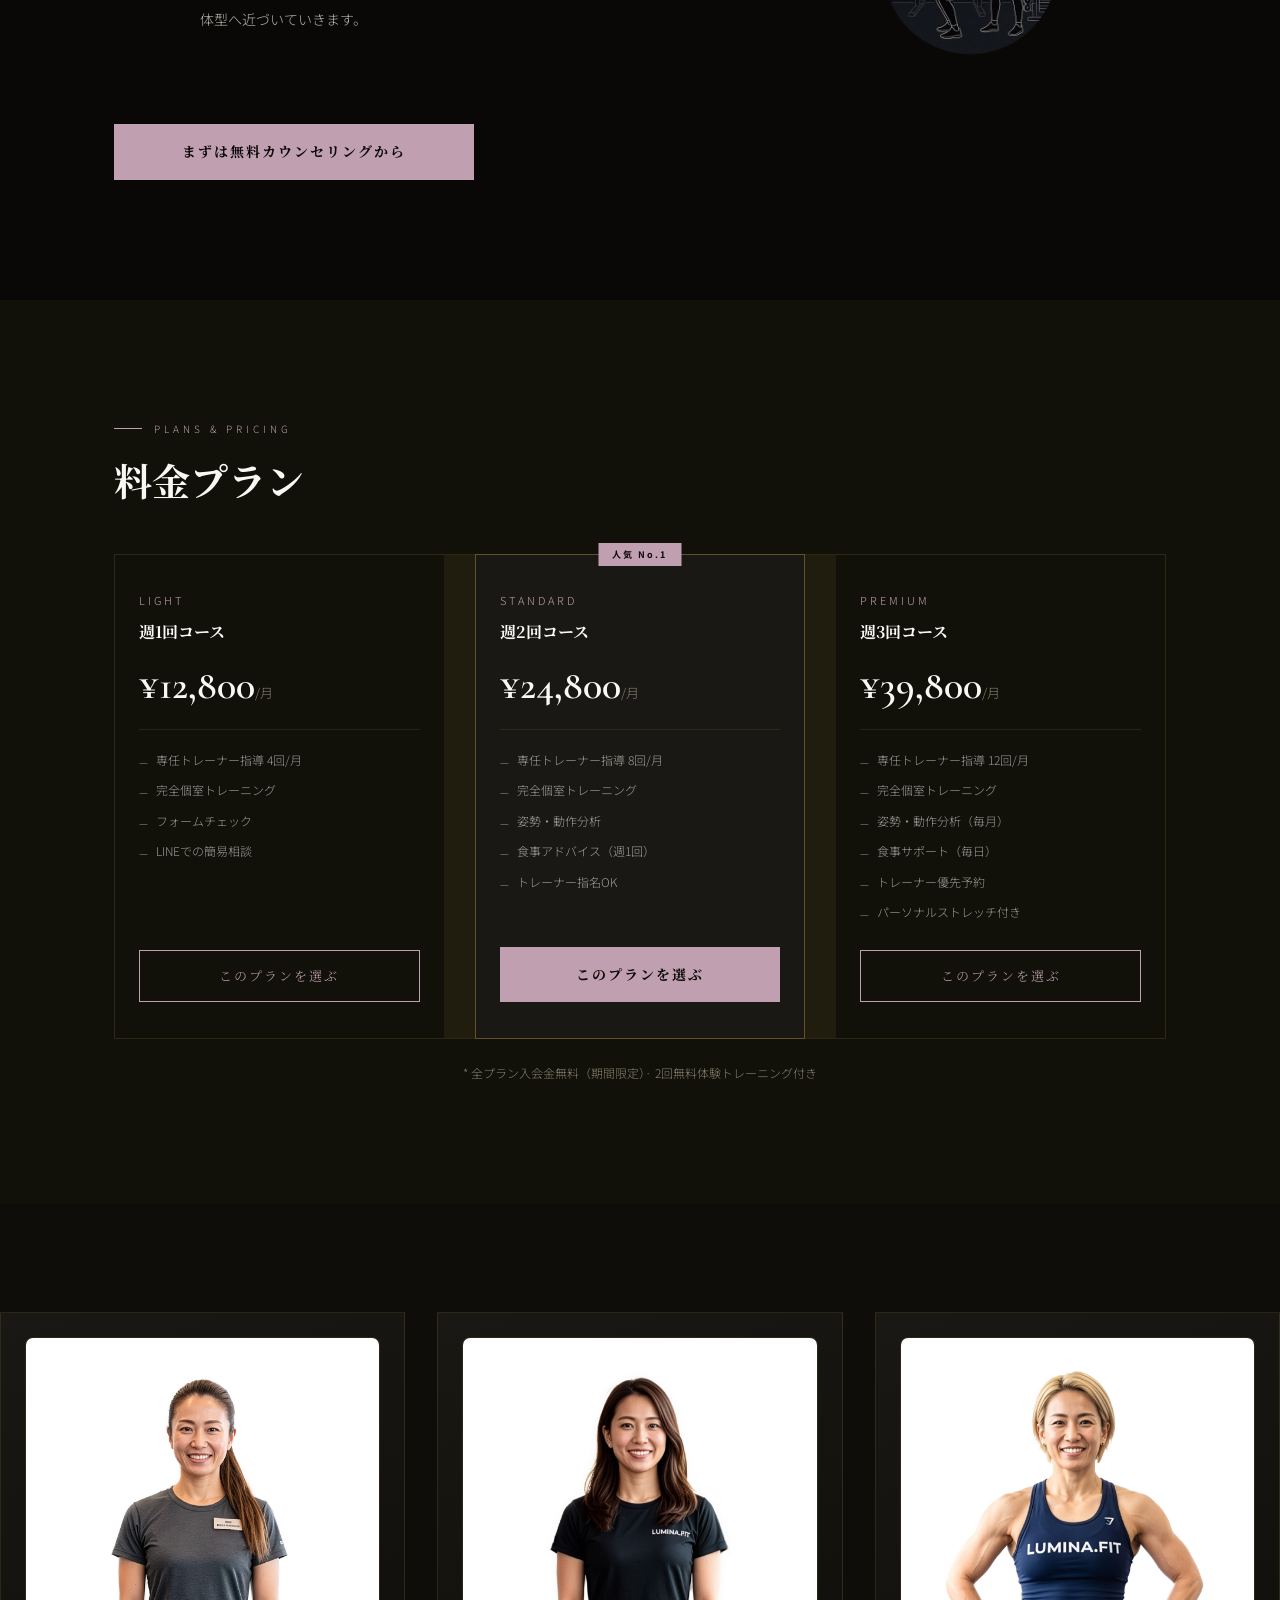
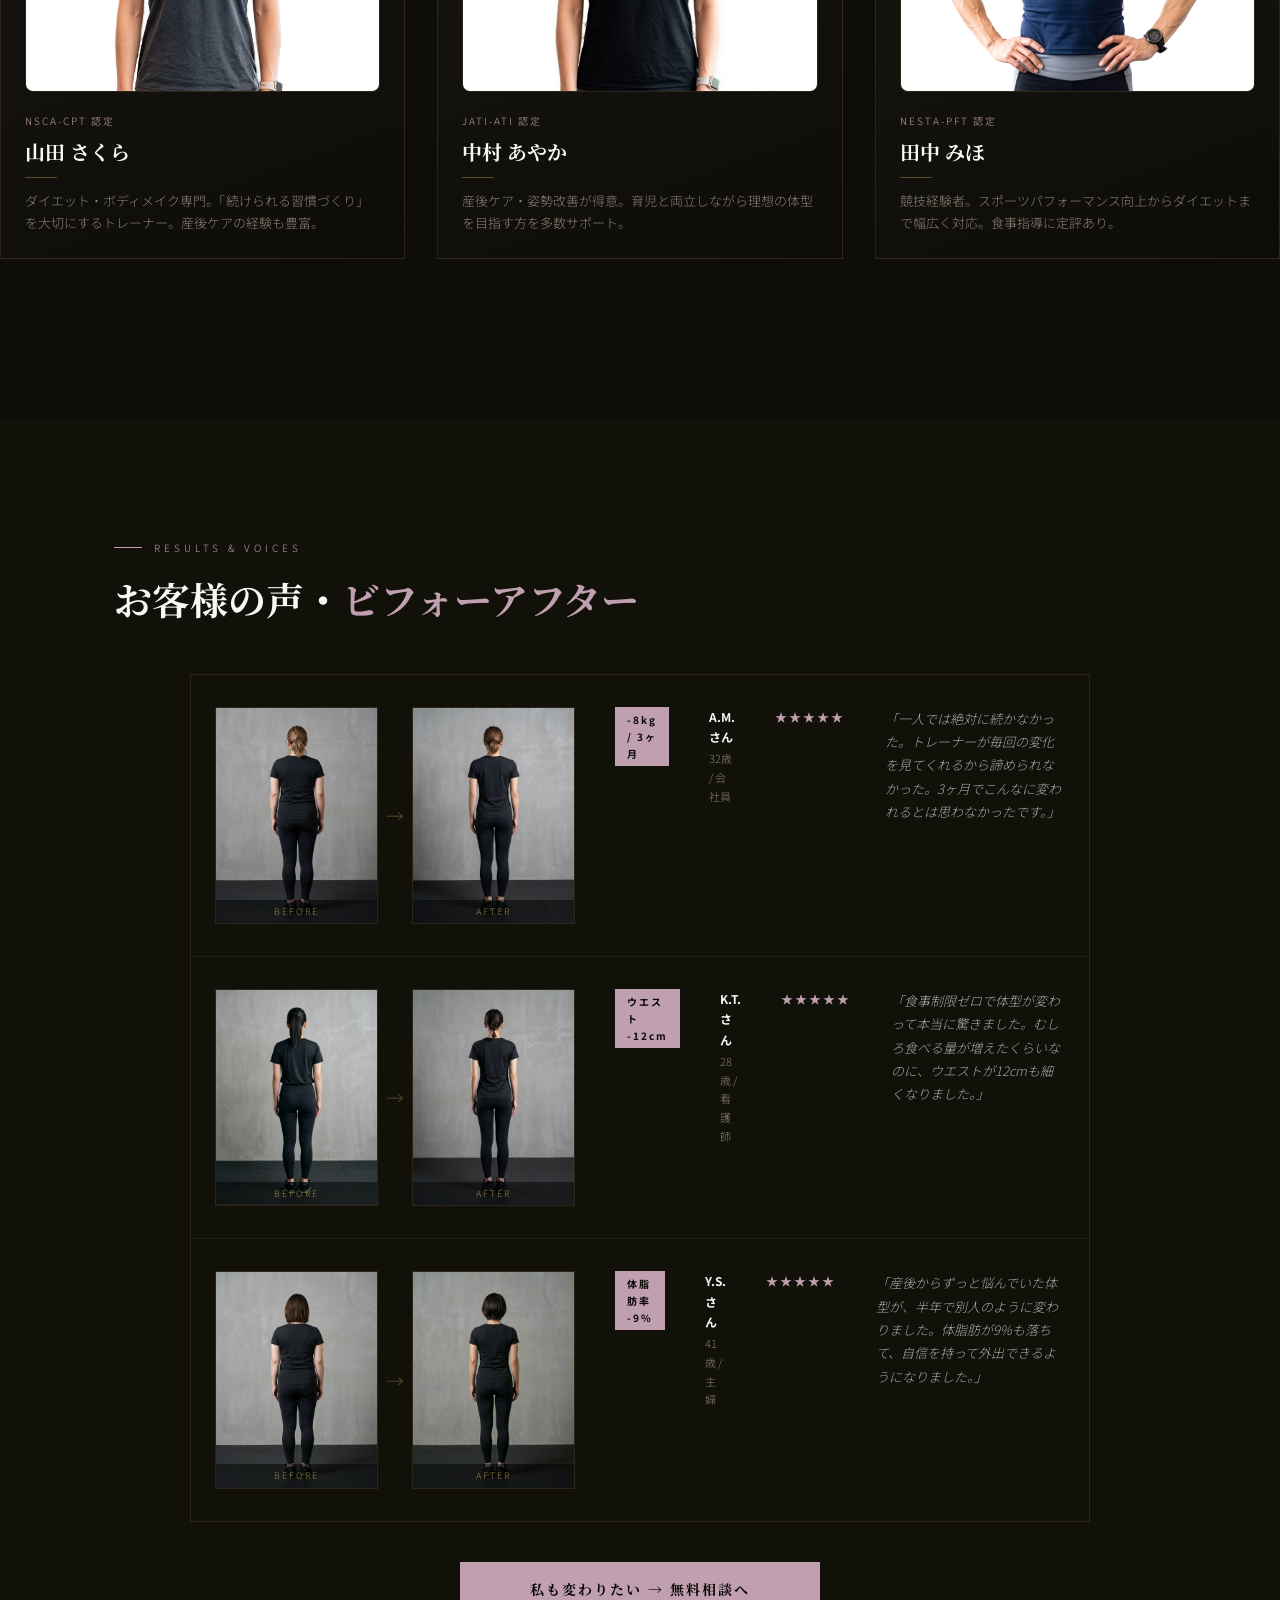
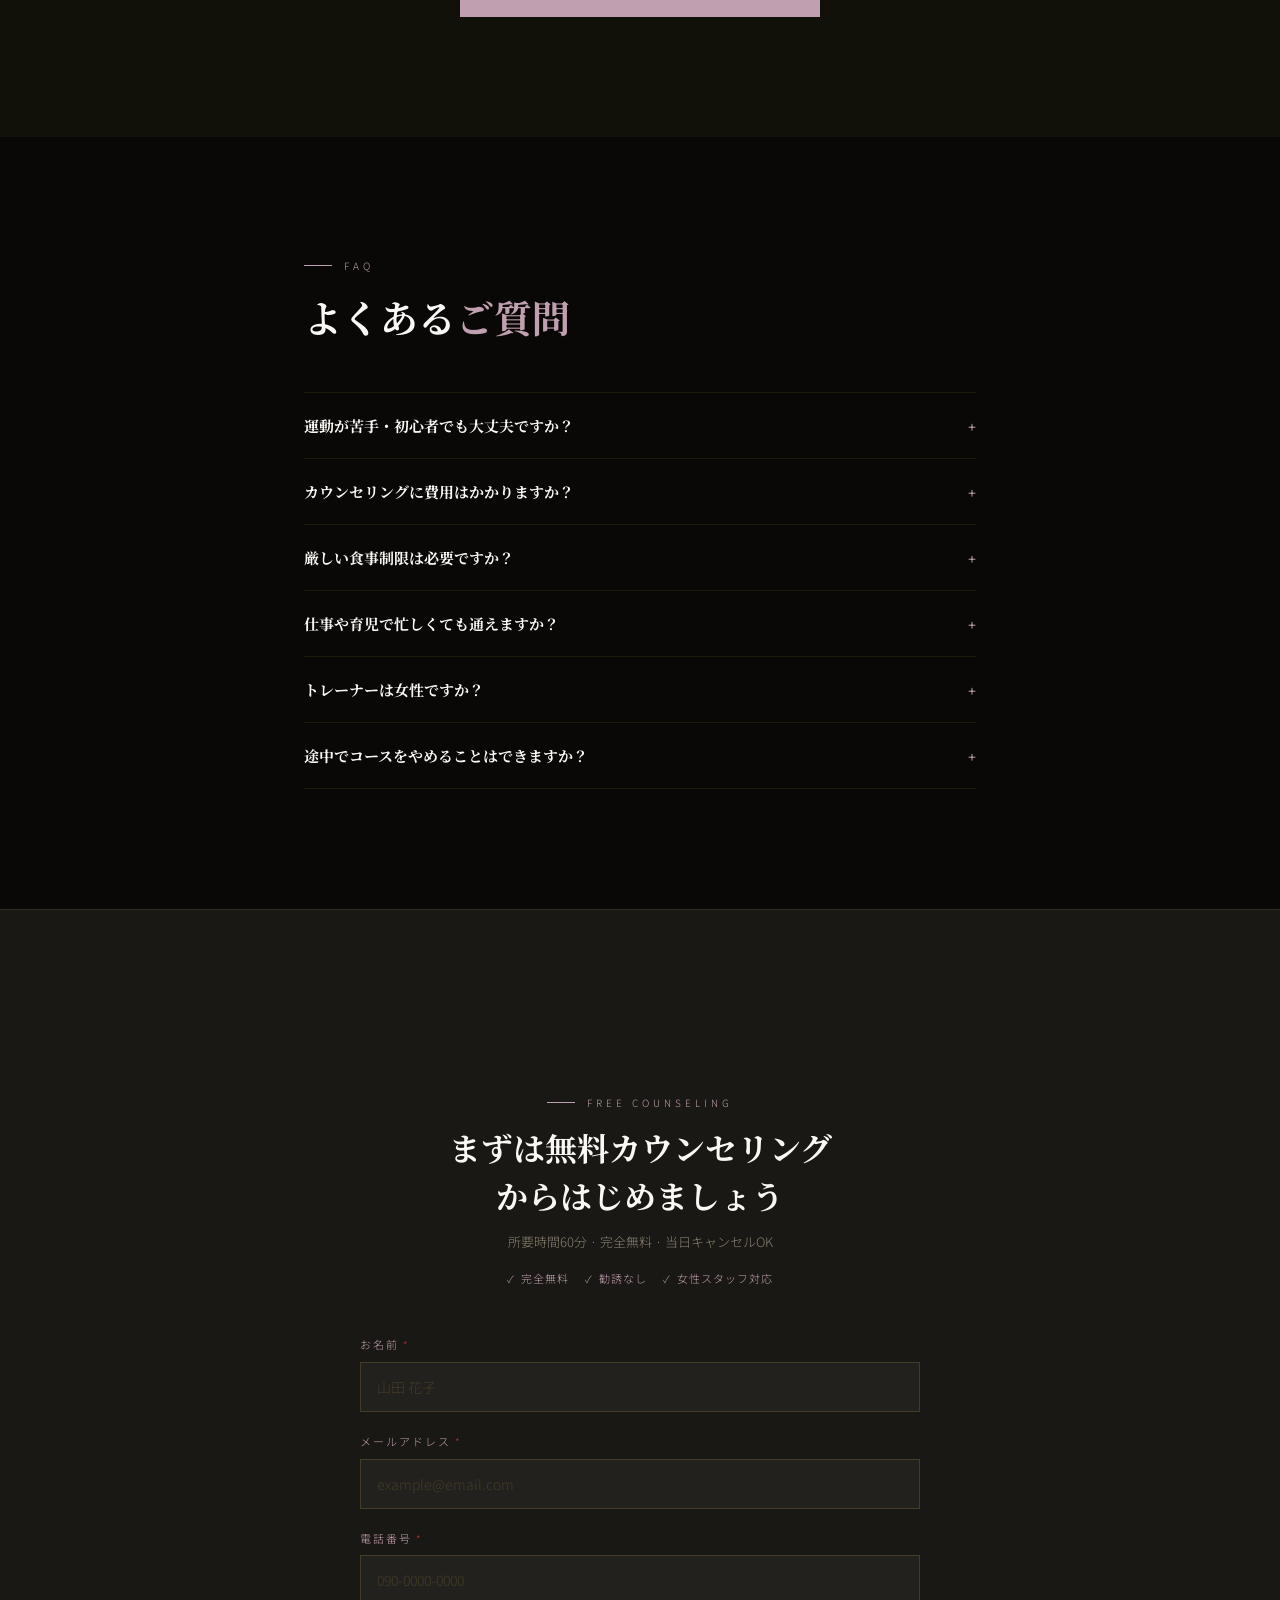
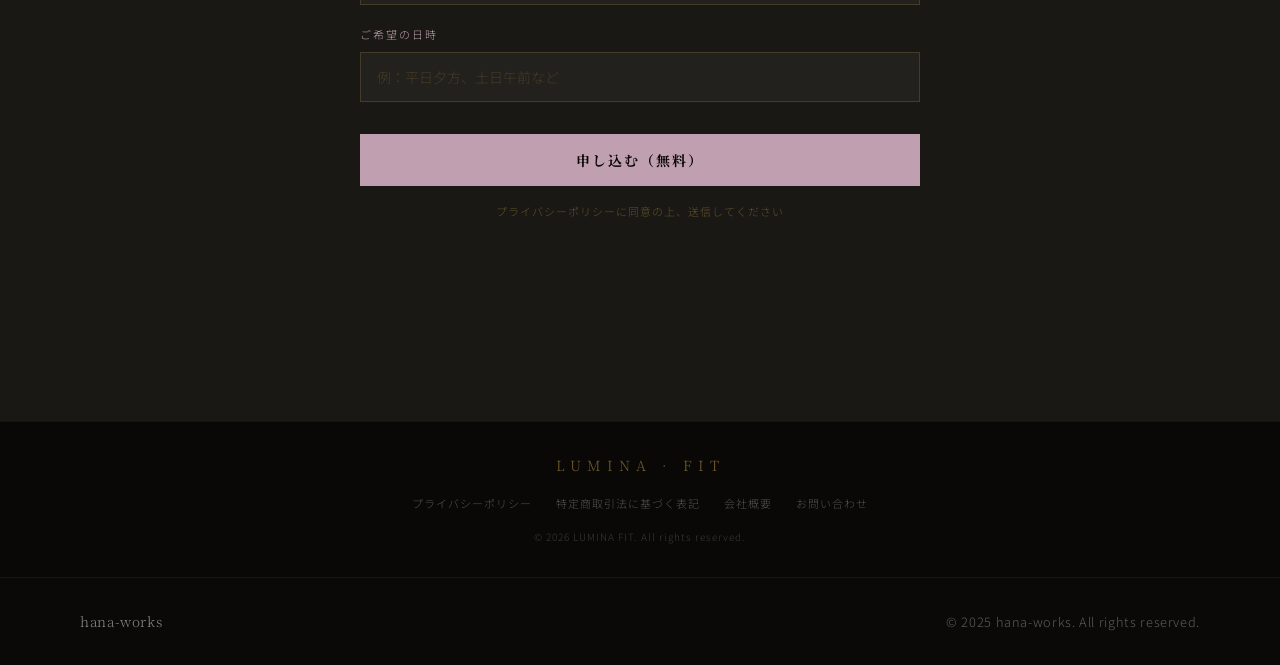
<file: LP4/lumina-fit.html>
<!DOCTYPE html>
<html lang="ja">
<head>
<meta charset="UTF-8">
<meta name="viewport" content="width=device-width, initial-scale=1.0">
<title>LUMINA FIT — 女性専用パーソナルトレーニング</title>
<link href="https://fonts.googleapis.com/css2?family=Noto+Serif+JP:wght@300;400;700;900&family=Cormorant+Garamond:ital,wght@0,300;0,600;1,300&family=Noto+Sans+JP:wght@300;400;500&display=swap" rel="stylesheet">
<style>
:root {
  --gold: #c9a84c;
  --gold-light: #e2c97e;
  --gold-dark: #9a7a2e;
  --black: #0a0806;
  --black-2: #111009;
  --black-3: #1a1814;
  --white: #faf8f4;
  --white-2: #f0ede6;
  --gray: #888070;
  --gray-light: #d8d0c0;
  --serif: 'Noto Serif JP', 'Georgia', serif;
  --sans: 'Noto Sans JP', sans-serif;
  --display: 'Cormorant Garamond', serif;
}

*, *::before, *::after { box-sizing: border-box; margin: 0; padding: 0; }

html { scroll-behavior: smooth; }

body {
  background: var(--black);
  color: var(--white);
  font-family: var(--sans);
  font-weight: 300;
  line-height: 1.7;
  overflow-x: hidden;
}

/* ── TYPOGRAPHY ── */
.serif { font-family: var(--serif); }
.display { font-family: var(--display); }

h1, h2, h3 { font-family: var(--serif); font-weight: 700; line-height: 1.35; }

.section-eyebrow {
  font-size: 10px;
  letter-spacing: 4px;
  text-transform: uppercase;
  color: var(--gold);
  display: flex;
  align-items: center;
  gap: 12px;
  margin-bottom: 16px;
}
.section-eyebrow::before {
  content: '';
  display: block;
  width: 28px;
  height: 1px;
  background: var(--gold);
  flex-shrink: 0;
}

/* ── LAYOUT ── */
.container { max-width: 1100px; margin: 0 auto; padding: 0 24px; }
.section { padding: 120px 0; }
.section-sm { padding: 80px 0; }

/* ── BUTTONS ── */
.btn-gold {
  display: inline-block;
  background: var(--gold);
  color: var(--black);
  font-family: var(--serif);
  font-weight: 700;
  font-size: 14px;
  letter-spacing: 2px;
  padding: 16px 40px;
  text-decoration: none;
  transition: background 0.3s, transform 0.2s;
  cursor: pointer;
  border: none;
  width: 100%;
  text-align: center;
}
.btn-gold:hover { background: var(--gold-light); transform: translateY(-1px); }

.btn-outline {
  display: inline-block;
  background: transparent;
  color: var(--gold);
  font-family: var(--serif);
  font-size: 13px;
  letter-spacing: 2px;
  padding: 14px 36px;
  text-decoration: none;
  border: 1px solid var(--gold);
  transition: background 0.3s, color 0.3s;
  cursor: pointer;
  width: 100%;
  text-align: center;
}
.btn-outline:hover { background: var(--gold); color: var(--black); }

/* ── NAVBAR ── */
#navbar {
  position: fixed;
  top: 0; left: 0; right: 0;
  z-index: 100;
  padding: 20px 24px;
  display: flex;
  justify-content: space-between;
  align-items: center;
  transition: background 0.4s, padding 0.4s;
}
#navbar.scrolled {
  background: rgba(10, 8, 6, 0.95);
  padding: 14px 24px;
  border-bottom: 1px solid rgba(201,168,76,0.2);
  backdrop-filter: blur(12px);
}
.nav-logo {
  font-family: var(--serif);
  font-weight: 700;
  font-size: 18px;
  letter-spacing: 6px;
  color: var(--white);
  text-decoration: none;
}
.nav-logo span { color: var(--gold); }
.nav-cta {
  font-size: 11px;
  letter-spacing: 2px;
  color: var(--gold);
  border: 1px solid var(--gold);
  padding: 8px 20px;
  text-decoration: none;
  transition: background 0.3s, color 0.3s;
}
.nav-cta:hover { background: var(--gold); color: var(--black); }

/* ── HERO ── */
#hero {
  position: relative;
  height: 100svh;
  min-height: 600px;
  display: flex;
  flex-direction: column;
  justify-content: flex-end;
  overflow: hidden;
}

.hero-bg {
  position: absolute;
  inset: 0;
  background:
    linear-gradient(to bottom, rgba(10,8,6,0.3) 0%, rgba(10,8,6,0.1) 30%, rgba(10,8,6,0.65) 70%, rgba(10,8,6,0.92) 100%),
    linear-gradient(135deg, #1a1610 0%, #2a2018 40%, #0a0806 100%);
}

/* Decorative gold lines */
.hero-bg::after {
  content: '';
  position: absolute;
  top: 15%;
  right: 8%;
  width: 1px;
  height: 40%;
  background: linear-gradient(to bottom, transparent, var(--gold), transparent);
  opacity: 0.4;
}

/* Photo placeholder */
.hero-photo {
  position: absolute;
  inset: 0;
  background:
    linear-gradient(to bottom, rgba(10,8,6,0.2) 0%, rgba(10,8,6,0.0) 30%, rgba(10,8,6,0.7) 75%, rgba(10,8,6,0.96) 100%);
  display: flex;
  align-items: center;
  justify-content: flex-end;
}
.hero-photo-inner {
  width: 55%;
  height: 90%;
  margin-right: 4%;
  margin-top: 4%;
  position: relative;
  overflow: hidden;
  border: none;
}
.hero-photo-inner img {
  width: 100%;
  height: 100%;
  object-fit: cover;
  object-position: center top;
  display: block;
}
.hero-photo-inner::before {
  content: '';
  position: absolute;
  inset: 0;
  background: linear-gradient(to right, rgba(10,8,6,1) 0%, rgba(10,8,6,0.4) 25%, transparent 55%);
  z-index: 1;
  pointer-events: none;
}
/* Decorative corner accent */
.hero-photo-inner::after {
  content: '';
  position: absolute;
  top: 0; right: 0;
  width: 60px; height: 60px;
  border-top: 1px solid rgba(201,168,76,0.4);
  border-right: 1px solid rgba(201,168,76,0.4);
}

.hero-content {
  position: relative;
  z-index: 2;
  padding: 0 24px 64px;
  max-width: 520px;
}
.hero-eyebrow {
  font-size: 10px;
  letter-spacing: 5px;
  color: var(--gold);
  text-transform: uppercase;
  margin-bottom: 20px;
  display: flex;
  align-items: center;
  gap: 10px;
}
.hero-eyebrow::before {
  content: '';
  width: 24px;
  height: 1px;
  background: var(--gold);
}
.hero-title {
  font-family: var(--serif);
  font-size: clamp(32px, 7vw, 52px);
  font-weight: 700;
  line-height: 1.3;
  color: var(--white);
  margin-bottom: 16px;
  text-shadow: 0 2px 12px rgba(0,0,0,0.8), 0 1px 4px rgba(0,0,0,0.9);
}
.hero-title em {
  font-style: normal;
  color: var(--gold);
}
.hero-sub {
  font-size: 14px;
  color: rgba(250,248,244,0.65);
  line-height: 1.8;
  margin-bottom: 32px;
  font-weight: 300;
}
.hero-cta-wrap { display: flex; flex-direction: column; gap: 12px; max-width: 360px; }

.hero-note {
  font-size: 11px;
  color: rgba(250,248,244,0.4);
  letter-spacing: 1px;
  margin-top: 16px;
}

.hero-scroll {
  position: absolute;
  bottom: 24px;
  right: 24px;
  z-index: 2;
  display: flex;
  flex-direction: column;
  align-items: center;
  gap: 6px;
  font-size: 9px;
  letter-spacing: 3px;
  color: rgba(201,168,76,0.5);
  text-transform: uppercase;
}
.hero-scroll-line {
  width: 1px;
  height: 40px;
  background: linear-gradient(to bottom, rgba(201,168,76,0.5), transparent);
  animation: scrollPulse 2s ease-in-out infinite;
}
@keyframes scrollPulse {
  0%, 100% { opacity: 0.4; transform: scaleY(1); }
  50% { opacity: 1; transform: scaleY(1.2); }
}

/* ── TRUST BAR ── */
#trust {
  background: var(--black-2);
  border-top: 1px solid rgba(201,168,76,0.15);
  border-bottom: 1px solid rgba(201,168,76,0.15);
}
.trust-inner {
  display: grid;
  grid-template-columns: repeat(3, 1fr);
}
.trust-item {
  padding: 28px 24px;
  text-align: center;
  border-right: 1px solid rgba(201,168,76,0.1);
}
.trust-item:last-child { border-right: none; }
.trust-num {
  font-family: var(--display);
  font-size: 36px;
  font-weight: 600;
  color: var(--gold);
  line-height: 1;
  margin-bottom: 4px;
}
.trust-label {
  font-size: 11px;
  color: var(--gray);
  letter-spacing: 1px;
}

/* ── PAIN POINTS ── */
#pain {
  background: var(--black);
}
.pain-grid {
  display: flex;
  flex-direction: column;
  gap: 24px;
  margin-top: 56px;
  max-width: 720px;
  margin-left: auto;
  margin-right: auto;
}
.pain-card {
  background: var(--black-2);
  border: 1px solid rgba(201,168,76,0.15);
  padding: 24px 28px;
  display: grid;
  grid-template-columns: 140px 1fr;
  gap: 28px;
  align-items: center;
  transition: background 0.3s, border-color 0.3s, transform 0.3s;
}
.pain-card:hover { background: var(--black-3); border-color: rgba(201,168,76,0.4); transform: translateY(-2px); }
.pain-card-img-wrap {
  width: 140px;
  height: 140px;
  overflow: hidden;
  display: flex;
  align-items: center;
  justify-content: center;
}
.pain-card-img-wrap img {
  width: 150%;
  height: 150%;
  object-fit: contain;
  filter: invert(1);
  mix-blend-mode: screen;
  display: block;
}
.pain-card-num {
  font-family: var(--display);
  font-size: 18px;
  color: var(--gold);
  letter-spacing: 2px;
  margin-bottom: 6px;
}
.pain-card-title {
  font-family: var(--serif);
  font-weight: 700;
  font-size: 17px;
  color: var(--white);
  margin-bottom: 10px;
  letter-spacing: 0.05em;
}
.pain-card-desc {
  font-size: 13.5px;
  color: rgba(250,248,244,0.7);
  line-height: 1.85;
}
@media (max-width: 640px) {
  .pain-card { grid-template-columns: 1fr; gap: 8px; padding: 28px 20px; text-align: center; }
  .pain-card-img-wrap { width: 120px; height: 120px; margin: 0 auto; }
  .pain-card-desc { text-align: left; }
}
.pain-grid-OLD {
  display: grid;
  grid-template-columns: repeat(2, 1fr);
  gap: 1px;
  background: rgba(201,168,76,0.1);
  border: 1px solid rgba(201,168,76,0.1);
  margin-top: 48px;
}
.pain-item {
  background: var(--black);
  padding: 28px 24px;
  display: flex;
  gap: 14px;
  align-items: flex-start;
  transition: background 0.3s;
}
.pain-item:hover { background: var(--black-3); }
.pain-num {
  font-family: var(--display);
  font-size: 22px;
  color: rgba(201,168,76,0.3);
  line-height: 1;
  flex-shrink: 0;
  padding-top: 2px;
}
.pain-text {
  font-size: 14px;
  color: rgba(250,248,244,0.8);
  line-height: 1.7;
}
.pain-text strong {
  display: block;
  font-family: var(--serif);
  font-size: 15px;
  color: var(--white);
  font-weight: 700;
  margin-bottom: 4px;
}

.section-title-lg {
  font-family: var(--serif);
  font-size: clamp(24px, 5vw, 38px);
  font-weight: 700;
  line-height: 1.4;
  color: var(--white);
}
.gold-text { color: var(--gold); }

/* ── WHY ── */
#why {
  min-height: 600px; /* 仮でOK。後で調整 */
  background: transparent;
  position: relative;
  overflow: hidden;
}
#why .why-bg {
  position: absolute;
  inset: 0;
  background:
    linear-gradient(to bottom, rgba(10,8,6,0.88), rgba(10,8,6,0.95)),
    url("uploads/blurred-gym.jpg");
  background-size: cover;
  background-position: center;
  filter: blur(6px) brightness(0.45);
  opacity: 0.35;
  z-index: 0;
}
#why .container {
  position: relative;
  z-index: 2;
}
#why::before {
  content: 'LUMINA';
  position: absolute;
  bottom: -30px;
  right: -20px;
  font-family: var(--display);
  font-size: 160px;
  color: rgba(201,168,76,0.03);
  font-weight: 600;
  pointer-events: none;
  line-height: 1;
}
.why-grid {
  display: grid;
  grid-template-columns: repeat(2, 1fr);
  gap: 1px;
  background: rgba(201,168,76,0.08);
  border: 1px solid rgba(201,168,76,0.08);
  margin-top: 48px;
}
.why-item {
  background: rgba(0,0,0,0.35); /* ← 35%の黒。高級感UP */
  padding: 36px 28px 0;
  position: relative;
  transition: background 0.3s;
  display: flex;
  flex-direction: column;
}
.why-item:hover { background: #161410; }
.why-item::before {
  content: '';
  position: absolute;
  top: 0; left: 0;
  width: 2px;
  height: 0;
  background: var(--gold);
  transition: height 0.4s ease;
}
.why-item:hover::before { height: 100%; }
.why-icon {
  font-size: 26px;
  margin-bottom: 14px;
  opacity: 0.85;
}
.why-title {
  font-family: var(--serif);
  font-size: 16px;
  font-weight: 700;
  color: var(--white);
  margin-bottom: 8px;
}
.why-desc {
  font-size: 13px;
  color: var(--gray);
  line-height: 1.8;
}
.why-num {
  position: absolute;
  top: 20px; right: 20px;
  font-family: var(--display);
  font-size: 40px;
  color: rgba(201,168,76,0.08);
  font-weight: 600;
  line-height: 1;
}
.why-img {
  margin-top: 28px;
  margin-left: -28px;
  margin-right: -28px;
  width: calc(100% + 56px);
  aspect-ratio: 16 / 10;
  object-fit: cover;
  display: block;
}

/* ── FLOW ── */
#flow {
  background: var(--black);
  position: relative;
}
.flow-steps-v2 {
  margin-top: 56px;
  display: flex;
  flex-direction: column;
  gap: 40px;
  max-width: 880px;
  margin-left: auto;
  margin-right: auto;
}
.flow-step-v2 {
  display: grid;
  grid-template-columns: 1fr 220px;
  gap: 48px;
  align-items: center;
  padding: 40px 0;
  border-bottom: 1px solid rgba(201,168,76,0.12);
}
.flow-step-v2:last-child { border-bottom: none; }
.flow-step-v2-text { display: flex; flex-direction: column; }
.flow-step-v2-tag {
  display: inline-block;
  font-family: var(--display);
  font-size: 14px;
  letter-spacing: 3px;
  color: var(--gold);
  text-transform: uppercase;
  margin-bottom: 12px;
}
.flow-step-v2-title {
  font-family: var(--serif);
  font-weight: 700;
  font-size: 22px;
  color: var(--white);
  margin-bottom: 14px;
  letter-spacing: 0.04em;
}
.flow-step-v2-desc {
  font-size: 14px;
  color: rgba(250,248,244,0.72);
  line-height: 1.9;
}
.flow-step-v2-img {
  width: 220px;
  height: 220px;
  justify-self: end;
}
.flow-step-v2-img img {
  width: 100%;
  height: 100%;
  object-fit: contain;
  filter: invert(1);
  mix-blend-mode: screen;
  display: block;
}
@media (max-width: 720px) {
  .flow-step-v2 {
    grid-template-columns: 1fr;
    gap: 20px;
    padding: 40px 0;
  }
  .flow-step-v2-img {
    width: 160px;
    height: 160px;
    order: -1;
    justify-self: center;
  }
  .flow-step-v2-text { text-align: center; align-items: center; }
  .flow-step-v2-desc { text-align: left; }
}
.flow-steps {
  margin-top: 56px;
  display: flex;
  flex-direction: column;
  gap: 0;
}
.flow-step {
  display: grid;
  grid-template-columns: 80px 1fr;
  gap: 0;
  position: relative;
}
.flow-step-left {
  display: flex;
  flex-direction: column;
  align-items: center;
  padding-top: 4px;
}
.flow-step-num {
  width: 44px;
  height: 44px;
  border: 1px solid var(--gold);
  border-radius: 50%;
  display: flex;
  align-items: center;
  justify-content: center;
  font-family: var(--display);
  font-size: 18px;
  color: var(--gold);
  font-weight: 600;
  flex-shrink: 0;
  background: var(--black);
  position: relative;
  z-index: 1;
}
.flow-step-line {
  flex: 1;
  width: 1px;
  background: rgba(201,168,76,0.2);
  margin: 6px 0;
  min-height: 40px;
}
.flow-step:last-child .flow-step-line { display: none; }
.flow-step-right {
  padding: 0 0 48px 24px;
}
.flow-step-title {
  font-family: var(--serif);
  font-size: 18px;
  font-weight: 700;
  color: var(--white);
  margin-bottom: 8px;
}
.flow-step-desc {
  font-size: 13px;
  color: var(--gray);
  line-height: 1.8;
}
.flow-tag {
  display: inline-block;
  font-size: 10px;
  letter-spacing: 2px;
  border: 1px solid rgba(201,168,76,0.3);
  color: var(--gold);
  padding: 3px 10px;
  margin-bottom: 10px;
  text-transform: uppercase;
}
.flow-cta-wrap {
  margin-top: 16px;
  max-width: 360px;
}

/* ── PRICING ── */
#pricing {
  background: var(--black-2);
}
.pricing-grid {
  display: grid;
  grid-template-columns: repeat(3, 1fr);
  gap: 32px;
  background: rgba(201,168,76,0.08);
  border: 1px solid rgba(201,168,76,0.08);
  margin-top: 48px;
}
.pricing-card {
  background: var(--black-2);
  padding: 36px 24px;
  display: flex;
  flex-direction: column;
  gap: 0;
  position: relative;
  transition: background 0.3s;
}
.pricing-card:hover { background: #161410; }
.pricing-card.featured {
  background: var(--black-3);
  border: 1px solid rgba(201,168,76,0.4);
  margin: -1px;
}
.pricing-badge {
  position: absolute;
  top: -12px;
  left: 50%;
  transform: translateX(-50%);
  background: var(--gold);
  color: var(--black);
  font-size: 9px;
  letter-spacing: 2px;
  padding: 4px 14px;
  white-space: nowrap;
  font-weight: 700;
  font-family: var(--sans);
}
.pricing-name {
  font-size: 11px;
  letter-spacing: 3px;
  color: var(--gold);
  text-transform: uppercase;
  margin-bottom: 8px;
}
.pricing-freq {
  font-family: var(--serif);
  font-size: 16px;
  color: var(--white);
  font-weight: 700;
  margin-bottom: 20px;
}
.pricing-price {
  font-family: var(--display);
  font-size: 40px;
  font-weight: 600;
  color: var(--white);
  line-height: 1;
  margin-bottom: 4px;
}
.pricing-price small {
  font-family: var(--sans);
  font-size: 13px;
  color: var(--gray);
  font-weight: 300;
}
.pricing-divider {
  width: 100%;
  height: 1px;
  background: rgba(201,168,76,0.12);
  margin: 20px 0;
}
.pricing-features {
  list-style: none;
  display: flex;
  flex-direction: column;
  gap: 10px;
  margin-bottom: 28px;
  flex: 1;
}
.pricing-features li {
  font-size: 12px;
  color: rgba(250,248,244,0.6);
  display: flex;
  gap: 8px;
  align-items: flex-start;
}
.pricing-features li::before {
  content: '—';
  color: var(--gold);
  flex-shrink: 0;
  font-size: 10px;
  margin-top: 3px;
}

/* ── TRAINERS (UPGRADED) ── */
#trainers {
  background: var(--black-2) !important; /* ← PRICING と同じ黒背景 */
  padding-top: 60px;
  padding-bottom: 120px;
}

.trainers-grid {
  display: grid;
  grid-template-columns: repeat(3, 1fr);
  gap: 32px;
  margin-top: 48px;
  align-items: stretch;
}

.trainer-card {
  background: linear-gradient(160deg, #1a1814, #0e0c09);
  border: 1px solid rgba(201,168,76,0.15);
  border-radius: 0px;
  padding: 24px;
  display: flex;
  flex-direction: column;
  transition: transform 0.3s, box-shadow 0.3s;
}

.trainer-card:hover {
  transform: translateY(-4px);
  box-shadow: 0 8px 24px rgba(0,0,0,0.35);
}

/* 正方形写真 */
.trainer-photo {
  aspect-ratio: 1 / 1;
  background: #111;
  border-radius: 8px;
  overflow: hidden;
  margin-bottom: 20px;
  border: 1px solid rgba(201,168,76,0.15);
}

.trainer-photo img {
  width: 100%;
  height: 100%;
  object-fit: cover;
}

/* テキスト */
.trainer-cert {
  font-size: 10px;
  letter-spacing: 2px;
  color: var(--gold);
  text-transform: uppercase;
  margin-bottom: 6px;
}

.trainer-name {
  font-family: var(--serif);
  font-size: 20px;
  font-weight: 700;
  color: var(--white);
  margin-bottom: 12px;
  position: relative;
}

/* 名前下の仕切り線 */
.trainer-name::after {
  content: "";
  display: block;
  width: 32px;
  height: 1px;
  background: rgba(201,168,76,0.4);
  margin-top: 8px;
}

.trainer-spec {
  font-size: 13px;
  color: var(--gray);
  line-height: 1.7;
  flex: 1;
}

/* ── TESTIMONIALS ── */
#testimonials {
  background: var(--black-2);
  overflow: hidden;
}
.testimonials-grid {
  display: grid;
  /* PCは1列（3人を縦積み）に変更 */
  grid-template-columns: 1fr;
  gap: 1px;
  background: rgba(201,168,76,0.08);
  border: 1px solid rgba(201,168,76,0.08);
  margin-top: 48px;
}
.testimonial-card {
  background: var(--black-2);
  padding: 32px 24px;
  display: flex;
  flex-direction: column;
  gap: 16px;
}
.before-after {
  display: flex;
  gap: 8px;
  align-items: center;
}
.ba-photo {
  flex: 1;
  aspect-ratio: 3/4;
  background: #1a1612;
  border: 1px solid rgba(201,168,76,0.1);
  overflow: hidden;
  position: relative;
}
.ba-photo img {
  width: 100%;
  height: 100%;
  object-fit: cover;
  object-position: center top;
  display: block;
}
.ba-label {
  position: absolute;
  bottom: 0; left: 0; right: 0;
  font-size: 9px;
  letter-spacing: 2px;
  text-align: center;
  padding: 4px;
  background: rgba(0,0,0,0.5);
  color: rgba(201,168,76,0.7);
  text-transform: uppercase;
}
.ba-arrow {
  font-size: 18px;
  color: rgba(201,168,76,0.4);
  flex-shrink: 0;
}

/* ── PC専用：カードを横並び（ビフォーアフター写真 左 ＋ テキスト 右）にする ── */
@media (min-width: 769px) {
  /* グリッド全体の最大幅を設定して中央寄せ */
  .testimonials-grid {
    max-width: 900px;
    margin-left: auto;
    margin-right: auto;
  }
  /* カード内を横並びに変更 */
  .testimonial-card {
    flex-direction: row;
    align-items: flex-start;
    gap: 40px;
  }
  /* 写真エリアの幅を固定 */
  .before-after {
    flex: 0 0 360px;
  }
}

.testimonial-result {
  display: inline-block;
  background: var(--gold);
  color: var(--black);
  font-size: 10px;
  letter-spacing: 2px;
  padding: 4px 12px;
  font-weight: 700;
  align-self: flex-start;
}
.testimonial-name {
  font-size: 12px;
  font-weight: 700;
  color: var(--white);
  margin-bottom: 2px;
}
.testimonial-age { font-size: 11px; color: var(--gray); }
.testimonial-quote {
  font-size: 13px;
  color: rgba(250,248,244,0.65);
  line-height: 1.8;
  font-style: italic;
}
.testimonial-stars {
  color: var(--gold);
  font-size: 12px;
  letter-spacing: 2px;
}

/* ── FAQ ── */
#faq {
  background: var(--black);
}
.faq-list {
  margin-top: 48px;
  border-top: 1px solid rgba(201,168,76,0.1);
}
.faq-item {
  border-bottom: 1px solid rgba(201,168,76,0.1);
}
.faq-q {
  width: 100%;
  background: none;
  border: none;
  color: var(--white);
  font-family: var(--serif);
  font-size: 15px;
  font-weight: 700;
  text-align: left;
  padding: 22px 0;
  cursor: pointer;
  display: flex;
  justify-content: space-between;
  align-items: center;
  gap: 16px;
  transition: color 0.3s;
}
.faq-q:hover { color: var(--gold); }
.faq-icon {
  font-size: 20px;
  color: var(--gold);
  flex-shrink: 0;
  font-family: var(--display);
  transition: transform 0.3s;
  line-height: 1;
}
.faq-item.open .faq-icon { transform: rotate(45deg); }
.faq-a {
  max-height: 0;
  overflow: hidden;
  transition: max-height 0.4s ease, padding 0.3s;
}
.faq-item.open .faq-a { max-height: 200px; }
.faq-a-inner {
  padding-bottom: 20px;
  font-size: 13px;
  color: var(--gray);
  line-height: 1.9;
}

/* ── FORM ── */
#form {
  background: var(--black-3);
  border-top: 1px solid rgba(201,168,76,0.15);
}
.form-wrap {
  max-width: 560px;
  margin: 0 auto;
  padding-top: 64px;
  padding-bottom: 80px;
}
.form-header {
  text-align: center;
  margin-bottom: 48px;
}
.form-header-title {
  font-family: var(--serif);
  font-size: clamp(22px, 4vw, 32px);
  font-weight: 700;
  color: var(--white);
  line-height: 1.5;
  margin-bottom: 12px;
}
.form-header-sub {
  font-size: 13px;
  color: var(--gray);
}
.form-badges {
  display: flex;
  gap: 16px;
  justify-content: center;
  margin-top: 16px;
  flex-wrap: wrap;
}
.form-badge {
  font-size: 11px;
  color: var(--gold);
  letter-spacing: 1px;
  display: flex;
  align-items: center;
  gap: 6px;
}
.form-badge::before {
  content: '✓';
  font-size: 10px;
}
.form-field {
  margin-bottom: 20px;
}
.form-label {
  display: block;
  font-size: 11px;
  letter-spacing: 2px;
  color: var(--gold);
  text-transform: uppercase;
  margin-bottom: 8px;
}
.form-label span {
  color: #c0392b;
  font-size: 10px;
  margin-left: 4px;
}
.form-input {
  width: 100%;
  background: rgba(255,255,255,0.04);
  border: 1px solid rgba(201,168,76,0.2);
  color: var(--white);
  font-family: var(--sans);
  font-size: 14px;
  font-weight: 300;
  padding: 14px 16px;
  outline: none;
  transition: border-color 0.3s, background 0.3s;
  appearance: none;
}
.form-input:focus {
  border-color: var(--gold);
  background: rgba(201,168,76,0.04);
}
.form-input::placeholder { color: rgba(201,168,76,0.2); }
.form-submit {
  margin-top: 32px;
}
.form-note {
  text-align: center;
  font-size: 11px;
  color: rgba(201,168,76,0.4);
  margin-top: 16px;
  letter-spacing: 1px;
}

/* ── FOOTER ── */
footer {
  background: var(--black);
  border-top: 1px solid rgba(201,168,76,0.08);
  padding: 32px 24px;
  text-align: center;
}
.footer-logo {
  font-family: var(--serif);
  font-size: 14px;
  letter-spacing: 6px;
  color: rgba(201,168,76,0.5);
  margin-bottom: 16px;
}
.footer-links {
  display: flex;
  gap: 24px;
  justify-content: center;
  margin-bottom: 16px;
  flex-wrap: wrap;
}
.footer-links a {
  font-size: 11px;
  color: rgba(250,248,244,0.3);
  text-decoration: none;
  letter-spacing: 1px;
  transition: color 0.3s;
}
.footer-links a:hover { color: var(--gold); }
.footer-copy {
  font-size: 10px;
  color: rgba(250,248,244,0.2);
  letter-spacing: 1px;
}

/* ── FLOATING CTA ── */
#floating-cta {
  position: fixed;
  bottom: 24px;
  left: 50%;
  transform: translateX(-50%) translateY(120%);
  z-index: 90;
  transition: transform 0.4s ease;
  white-space: nowrap;
}
#floating-cta.show { transform: translateX(-50%) translateY(0); }
.floating-btn {
  background: var(--gold);
  color: var(--black);
  font-family: var(--serif);
  font-size: 13px;
  font-weight: 700;
  letter-spacing: 2px;
  padding: 14px 36px;
  border: none;
  cursor: pointer;
  display: block;
  text-decoration: none;
  box-shadow: 0 8px 32px rgba(201,168,76,0.3);
  transition: background 0.3s, transform 0.2s;
}
.floating-btn:hover { background: var(--gold-light); transform: scale(1.02); }

/* ── SCROLL ANIMATIONS ── */
.fade-up {
  opacity: 0;
  transform: translateY(30px);
  transition: opacity 0.7s ease, transform 0.7s ease;
}
.fade-up.visible {
  opacity: 1;
  transform: translateY(0);
}
.fade-up-delay-1 { transition-delay: 0.1s; }
.fade-up-delay-2 { transition-delay: 0.2s; }
.fade-up-delay-3 { transition-delay: 0.3s; }
.fade-up-delay-4 { transition-delay: 0.4s; }

/* ── TWEAKS PANEL ── */
#tweaks-panel {
  position: fixed;
  bottom: 24px;
  right: 24px;
  z-index: 200;
  background: #16130e;
  border: 1px solid rgba(201,168,76,0.3);
  padding: 20px;
  width: 240px;
  display: none;
  box-shadow: 0 8px 32px rgba(0,0,0,0.6);
}
#tweaks-panel.visible { display: block; }
.tweaks-title {
  font-size: 10px;
  letter-spacing: 3px;
  color: var(--gold);
  text-transform: uppercase;
  margin-bottom: 16px;
}
.tweaks-row {
  margin-bottom: 14px;
}
.tweaks-label {
  font-size: 11px;
  color: var(--gray);
  margin-bottom: 6px;
  display: block;
}
.tweaks-options {
  display: flex;
  gap: 6px;
  flex-wrap: wrap;
}
.tweak-btn {
  font-size: 11px;
  padding: 4px 10px;
  border: 1px solid rgba(201,168,76,0.2);
  color: rgba(250,248,244,0.5);
  cursor: pointer;
  background: none;
  transition: all 0.2s;
  font-family: var(--sans);
}
.tweak-btn.active, .tweak-btn:hover {
  border-color: var(--gold);
  color: var(--gold);
  background: rgba(201,168,76,0.08);
}

/* ── RESPONSIVE ── */
@media (max-width: 768px) {
  .section { padding: 64px 0; }

  /* ヒーロー：スマホ縦積みレイアウト（画像 → h1 → p → CTAの順） */
  #hero {
    height: auto;
    min-height: auto;
    justify-content: flex-start;
  }
  .hero-bg { display: none; }
  .hero-photo {
    position: relative;
    width: 100%;
    height: auto;
    display: block;
    background: none;
  }
  .hero-photo-inner {
    display: block;
    width: 100%;
    height: 70svh;
    min-height: 320px;
    margin: 0;
    padding-top: 56px;
    box-sizing: border-box;
  }
  .hero-photo-inner::before {
    background: linear-gradient(to bottom, rgba(10,8,6,0.15) 0%, transparent 40%, rgba(10,8,6,0.85) 100%);
  }
  .hero-content {
    position: static;
    max-width: 100%;
    padding: 32px 20px 48px;
    background: var(--black);
  }
  .hero-title { text-align: center; }
  .hero-scroll { display: none; }

  .hero-photo-inner img { object-fit: cover; object-position: center top; }
  .pain-grid { grid-template-columns: 1fr; }
  .why-grid { grid-template-columns: 1fr; }
  .pricing-card.featured { margin: 0; }
  .testimonials-grid { grid-template-columns: 1fr; }
  .trust-inner { grid-template-columns: repeat(3, 1fr); }
  .trust-item { padding: 20px 12px; }
  .trust-num { font-size: 28px; }
  #floating-cta { width: calc(100% - 32px); }
  .floating-btn { width: 100%; text-align: center; }
  #tweaks-panel { width: calc(100% - 32px); right: 16px; bottom: 80px; }
}

html {
  background: transparent !important;
}

body {
  background: transparent !important;
}

#why.section {
  background: transparent !important;
}

#why {
  position: relative !important;
  min-height: 600px !important;
}

#why .why-bg {
  position: absolute !important;
  top: 0;
  left: 0;
  width: 100%;
  height: 100% !important;
  background:
    linear-gradient(to bottom, rgba(10,8,6,0.88), rgba(10,8,6,0.95)),
    url("uploads/blurred-gym.jpg") !important;
  background-size: cover !important;
  background-position: center !important;
  z-index: 0 !important;
}
#why .why-bg {
  filter: blur(2px) brightness(0.9) !important;
  opacity: 1 !important;
}
/* TRAINERS のアップグレード版 */

#trainers {
  padding-bottom: 88px !important;
}

#trainers {
  padding-bottom: 160px !important;
}
@media (max-width: 768px) {
  .trainers-grid {
    grid-template-columns: 1fr !important;
    gap: 24px;
  }

  .pricing-grid {
    grid-template-columns: 1fr !important;
    gap: 24px;
  }
}
.trainer-card img {
  border-radius: 0; /* 角丸を消すと“めり込み問題”が消える */
}
#trainers {
  background: #0f0d0a !important;
  padding-top: 60px;
  padding-bottom: 120px;
}
section#trainers {
  background: #0f0d0a !important;
}
body #trainers {
  background: #0f0d0a !important;
}

/* ── hana-works ラッパーヘッダー ── */
#hw-bar {
  position: fixed;
  top: 0; left: 0; right: 0;
  height: 48px;
  z-index: 200;
  display: flex;
  align-items: center;
  justify-content: space-between;
  padding: 0 2rem;
  background: rgba(247,245,240,0.88);
  backdrop-filter: blur(12px);
  border-bottom: 1px solid #e2ddd6;
}
#hw-bar img { height: 30px; width: auto; }
#hw-bar .hw-back {
  color: #7a756e;
  font-size: 0.75rem;
  letter-spacing: 0.08em;
  text-decoration: none;
  transition: color 0.2s;
}
#hw-bar .hw-back:hover { color: #0f0e0d; }

/* LPの#navbarをhana-worksバー分だけ下にずらす */
#navbar { top: 48px !important; }

/* ── hana-works フッター ── */
#hw-footer {
  background: #0a0908;
  color: rgba(247,245,240,0.35);
  padding: 2rem 5rem;
  display: flex;
  align-items: center;
  justify-content: space-between;
  font-size: 0.8rem;
  letter-spacing: 0.05em;
  border-top: 1px solid rgba(247,245,240,0.06);
}
#hw-footer a { color: rgba(247,245,240,0.35); text-decoration: none; }
#hw-footer a:hover { color: rgba(247,245,240,0.7); }
@media (max-width: 768px) {
  #hw-footer { flex-direction: column; gap: 0.75rem; text-align: center; padding: 2rem; }
}
</style>
</head>
<body>

<!-- ── hana-works ラッパーヘッダー ── -->
<div id="hw-bar">
  <a href="../index.html">
    <img src="../img/hanaworks.png" alt="hana-works">
  </a>
  <a href="../index.html" class="hw-back">← ホームへ戻る</a>
</div>


<!-- NAVBAR -->
<nav id="navbar">
  <a class="nav-logo" href="#hero">LUMINA<span>.</span>FIT</a>
  <a class="nav-cta" href="#form">無料カウンセリング</a>
</nav>

<!-- HERO -->
<section id="hero">
  <div class="hero-bg"></div>
  <div class="hero-photo">
    <div class="hero-photo-inner"><img src="uploads/luminafit_hero.jpg" alt="LUMINA FIT トレーニング"></div>
  </div>
  <div class="hero-content">
    <div class="hero-eyebrow">Women's Personal Training</div>
    <h1 class="hero-title">
      あなただけの<br>トレーニングで、<br><em>理想の私</em>へ。
    </h1>
    <p class="hero-sub">専任トレーナーが体質・目標・ライフスタイルに合わせた<br>完全オーダーメイドのプログラムを提供します。</p>
    <div class="hero-cta-wrap fade-up">
      <a class="btn-gold" href="#form">無料カウンセリングを申し込む</a>
      <a class="btn-outline" href="#why">詳しく見る</a>
    </div>
    <p class="hero-note">完全無料 · 勧誘なし · 当日キャンセルOK</p>
  </div>
  <div class="hero-scroll">
    <div class="hero-scroll-line"></div>
    <span>scroll</span>
  </div>
</section>

<!-- TRUST BAR -->
<section id="trust">
  <div class="trust-inner">
    <div class="trust-item fade-up">
      <div class="trust-num">500<span style="font-size:18px">+</span></div>
      <div class="trust-label">累計会員数</div>
    </div>
    <div class="trust-item fade-up fade-up-delay-1">
      <div class="trust-num">94<span style="font-size:18px">%</span></div>
      <div class="trust-label">継続率</div>
    </div>
    <div class="trust-item fade-up fade-up-delay-2">
      <div class="trust-num">-6<span style="font-size:18px">kg</span></div>
      <div class="trust-label">平均減量</div>
    </div>
  </div>
</section>

<!-- PAIN POINTS -->
<section id="pain" class="section">
  <div class="container">
    <div class="section-eyebrow fade-up">Your Concerns</div>
    <h2 class="section-title-lg fade-up fade-up-delay-1"><span class="pain-h-mobile">こんなお悩み、<br><span class="gold-text">ありませんか？</span></span><span class="pain-h-pc">こんなお悩み<span class="gold-text">ありませんか？</span></span></h2>
    <style>.pain-h-pc{display:none}.pain-h-mobile{display:inline}@media(min-width:768px){.pain-h-pc{display:inline}.pain-h-mobile{display:none}}</style>
    <div class="pain-grid">
      <div class="pain-card fade-up">
        <div class="pain-card-img-wrap"><img src="uploads/onayami_lumine1.png" alt="一人では続かない"></div>
        <div class="pain-card-body">
          <div class="pain-card-num">01</div>
          <div class="pain-card-title">一人では続かない</div>
          <div class="pain-card-desc">何度も挫折してきた。モチベーションが続かず、気づけばやめてしまう。</div>
        </div>
      </div>
      <div class="pain-card fade-up fade-up-delay-1">
        <div class="pain-card-img-wrap"><img src="uploads/onayami_lumine2.png" alt="食事制限が辛い"></div>
        <div class="pain-card-body">
          <div class="pain-card-num">02</div>
          <div class="pain-card-title">食事制限が辛すぎる</div>
          <div class="pain-card-desc">カロリー制限を頑張っても痩せない。むしろ反動で食べてしまう。</div>
        </div>
      </div>
      <div class="pain-card fade-up fade-up-delay-2">
        <div class="pain-card-img-wrap"><img src="uploads/onayami_lumine3.png" alt="リバウンド"></div>
        <div class="pain-card-body">
          <div class="pain-card-num">03</div>
          <div class="pain-card-title">何度もリバウンド</div>
          <div class="pain-card-desc">体重は落とせたのに、すぐ戻る。根本から体を変えたい。</div>
        </div>
      </div>
      <div class="pain-card fade-up fade-up-delay-3">
        <div class="pain-card-img-wrap"><img src="uploads/onayami_lumine4.png" alt="何から始めればいいかわからない"></div>
        <div class="pain-card-body">
          <div class="pain-card-num">04</div>
          <div class="pain-card-title">何から始めたらいいかわからない</div>
          <div class="pain-card-desc">ジムに行っても何をすればいいのか。正しいやり方を教えてほしい。</div>
        </div>
      </div>
    </div>
  </div>
</section>

<!-- WHY -->
<section id="why" class="section">
  <div class="why-bg"></div>  <!-- ← 追加！ -->
  <div class="container">
    <div class="section-eyebrow fade-up">Why Lumina Fit</div>
    <h2 class="section-title-lg fade-up fade-up-delay-1">選ばれる<span class="gold-text">4つ</span>の理由</h2>
    <div class="why-grid">
      <div class="why-item fade-up">
        <div class="why-num">01</div>
        <div class="why-icon">◆</div>
        <div class="why-title">専任トレーナー制</div>
        <div class="why-desc">入会から卒業まで、担当は一人。毎回同じトレーナーがあなたの変化を記録・分析し、最適なプログラムに改善し続けます。</div>
        <img class="why-img" src="uploads/reason_l1.png" alt="専任トレーナー制">
      </div>
      <div class="why-item fade-up fade-up-delay-1">
        <div class="why-num">02</div>
        <div class="why-icon">◇</div>
        <div class="why-title">完全個室トレーニング</div>
        <div class="why-desc">他のお客様と顔を合わせることはありません。人目を気にせず、集中できる上質な空間でトレーニングに臨めます。</div>
        <img class="why-img" src="uploads/reason_l2.png" alt="完全個室トレーニング">
      </div>
      <div class="why-item fade-up fade-up-delay-2">
        <div class="why-num">03</div>
        <div class="why-icon">◆</div>
        <div class="why-title">食事サポート付き</div>
        <div class="why-desc">厳しいカロリー制限は不要。ライフスタイルに合わせた食事アドバイスで、無理なく体の内側から変わっていきます。</div>
        <img class="why-img" src="uploads/reason_l3.png" alt="食事サポート付き">
      </div>
      <div class="why-item fade-up fade-up-delay-3">
        <div class="why-num">04</div>
        <div class="why-icon">◇</div>
        <div class="why-title">24時間LINEサポート</div>
        <div class="why-desc">食事の写真を送るだけでアドバイスをもらえます。トレーニング外での習慣づくりもトレーナーが二人三脚でサポートします。</div>
        <img class="why-img" src="uploads/reason_l4.png" alt="24時間LINEサポート">
      </div>
    </div>
  </div>
</section>

<!-- FLOW -->
<section id="flow" class="section">
  <div class="container">
    <div class="section-eyebrow fade-up">How It Works</div>
    <h2 class="section-title-lg fade-up fade-up-delay-1">はじめるまでの<span class="gold-text">3ステップ</span></h2>
    <div class="flow-steps-v2">
      <div class="flow-step-v2 fade-up">
        <div class="flow-step-v2-text">
          <span class="flow-step-v2-tag">Step 01</span>
          <h3 class="flow-step-v2-title">無料カウンセリング</h3>
          <p class="flow-step-v2-desc">目標・現在の体型・生活習慣・食生活を丁寧にヒアリング。完全無料・所要時間60分。押しつけ販売は一切ありません。</p>
        </div>
        <div class="flow-step-v2-img"><img src="uploads/step_l1.png" alt="無料カウンセリング"></div>
      </div>
      <div class="flow-step-v2 fade-up fade-up-delay-1">
        <div class="flow-step-v2-text">
          <span class="flow-step-v2-tag">Step 02</span>
          <h3 class="flow-step-v2-title">オーダーメイドプラン作成</h3>
          <p class="flow-step-v2-desc">あなただけのトレーニングプログラムと食事プランを作成。体型測定・体組成分析を行い、科学的なアプローチで目標を設計します。</p>
        </div>
        <div class="flow-step-v2-img"><img src="uploads/step_l2.png" alt="オーダーメイドプラン作成"></div>
      </div>
      <div class="flow-step-v2 fade-up fade-up-delay-2">
        <div class="flow-step-v2-text">
          <span class="flow-step-v2-tag">Step 03</span>
          <h3 class="flow-step-v2-title">トレーニング開始</h3>
          <p class="flow-step-v2-desc">専任トレーナーと二人三脚でスタート。毎回のセッションで進捗を確認しながら、確実に理想の体型へ近づいていきます。</p>
        </div>
        <div class="flow-step-v2-img"><img src="uploads/step_l3.png" alt="トレーニング開始"></div>
      </div>
    </div>
    <div class="flow-cta-wrap fade-up" style="margin-top: 8px;">
      <a class="btn-gold" href="#form">まずは無料カウンセリングから</a>
    </div>
  </div>
</section>


<!-- PRICING -->
<section id="pricing" class="section">
  <div class="container">
    <div class="section-eyebrow fade-up">Plans & Pricing</div>
    <h2 class="section-title-lg fade-up fade-up-delay-1">料金プラン</h2>

    <div class="pricing-grid">

      <!-- Light Plan -->
      <div class="pricing-card fade-up">
        <div class="pricing-name">Light</div>
        <div class="pricing-freq">週1回コース</div>
        <div class="pricing-price">¥12,800<small>/月</small></div>
        <div class="pricing-divider"></div>
        <ul class="pricing-features">
          <li>専任トレーナー指導 4回/月</li>
          <li>完全個室トレーニング</li>
          <li>フォームチェック</li>
          <li>LINEでの簡易相談</li>
        </ul>
        <a class="btn-outline" href="#form">このプランを選ぶ</a>
      </div>

      <!-- Standard Plan (Featured) -->
      <div class="pricing-card featured fade-up fade-up-delay-1">
        <div class="pricing-badge">人気 No.1</div>
        <div class="pricing-name">Standard</div>
        <div class="pricing-freq">週2回コース</div>
        <div class="pricing-price">¥24,800<small>/月</small></div>
        <div class="pricing-divider"></div>
        <ul class="pricing-features">
          <li>専任トレーナー指導 8回/月</li>
          <li>完全個室トレーニング</li>
          <li>姿勢・動作分析</li>
          <li>食事アドバイス（週1回）</li>
          <li>トレーナー指名OK</li>
        </ul>
        <a class="btn-gold" href="#form">このプランを選ぶ</a>
      </div>

      <!-- Premium Plan -->
      <div class="pricing-card fade-up fade-up-delay-2">
        <div class="pricing-name">Premium</div>
        <div class="pricing-freq">週3回コース</div>
        <div class="pricing-price">¥39,800<small>/月</small></div>
        <div class="pricing-divider"></div>
        <ul class="pricing-features">
          <li>専任トレーナー指導 12回/月</li>
          <li>完全個室トレーニング</li>
          <li>姿勢・動作分析（毎月）</li>
          <li>食事サポート（毎日）</li>
          <li>トレーナー優先予約</li>
          <li>パーソナルストレッチ付き</li>
        </ul>
        <a class="btn-outline" href="#form">このプランを選ぶ</a>
      </div>

    </div>

    <p style="text-align:center; margin-top:24px; font-size:12px; color:var(--gray);">
      * 全プラン入会金無料（期間限定）· 2回無料体験トレーニング付き
    </p>
  </div>
</section>
<section id="trainers" class="section">
<div class="trainers-grid">
  <div class="trainer-card fade-up">
    <div class="trainer-photo">
      <img src="uploads/trainer1_lumina.jpg" alt="山田 さくら">
    </div>
    <div class="trainer-cert">NSCA-CPT 認定</div>
    <div class="trainer-name">山田 さくら</div>
    <div class="trainer-spec">
      ダイエット・ボディメイク専門。「続けられる習慣づくり」を大切にするトレーナー。産後ケアの経験も豊富。
    </div>
  </div>

  <div class="trainer-card fade-up fade-up-delay-1">
    <div class="trainer-photo">
      <img src="uploads/trainer2_lumina.jpg" alt="中村 あやか">
    </div>
    <div class="trainer-cert">JATI-ATI 認定</div>
    <div class="trainer-name">中村 あやか</div>
    <div class="trainer-spec">
      産後ケア・姿勢改善が得意。育児と両立しながら理想の体型を目指す方を多数サポート。
    </div>
  </div>

  <div class="trainer-card fade-up fade-up-delay-2">
    <div class="trainer-photo">
      <img src="uploads/trainer3_lumina.jpg" alt="田中 みほ">
    </div>
    <div class="trainer-cert">NESTA-PFT 認定</div>
    <div class="trainer-name">田中 みほ</div>
    <div class="trainer-spec">
      競技経験者。スポーツパフォーマンス向上からダイエットまで幅広く対応。食事指導に定評あり。
    </div>
  </div>
</div>
</section>
<!-- TESTIMONIALS -->
<section id="testimonials" class="section">
  <div class="container">
    <div class="section-eyebrow fade-up">Results & Voices</div>
    <h2 class="section-title-lg fade-up fade-up-delay-1">お客様の声・<span class="gold-text">ビフォーアフター</span></h2>
    <div class="testimonials-grid">
      <div class="testimonial-card fade-up">
        <div class="before-after">
          <div class="ba-photo"><img src="uploads/before_lumina1.jpg" alt="Before"><div class="ba-label">Before</div></div>
          <div class="ba-arrow">→</div>
          <div class="ba-photo"><img src="uploads/after_lumina1.jpg" alt="After"><div class="ba-label">After</div></div>
        </div>
        <div class="testimonial-result">-8kg / 3ヶ月</div>
        <div>
          <div class="testimonial-name">A.M. さん</div>
          <div class="testimonial-age">32歳 / 会社員</div>
        </div>
        <div class="testimonial-stars">★★★★★</div>
        <div class="testimonial-quote">「一人では絶対に続かなかった。トレーナーが毎回の変化を見てくれるから諦められなかった。3ヶ月でこんなに変われるとは思わなかったです。」</div>
      </div>
      <div class="testimonial-card fade-up fade-up-delay-1">
        <div class="before-after">
          <div class="ba-photo"><img src="uploads/before_lumina2.jpg" alt="Before"><div class="ba-label">Before</div></div>
          <div class="ba-arrow">→</div>
          <div class="ba-photo"><img src="uploads/after_lumina2.jpg" alt="After"><div class="ba-label">After</div></div>
        </div>
        <div class="testimonial-result">ウエスト -12cm</div>
        <div>
          <div class="testimonial-name">K.T. さん</div>
          <div class="testimonial-age">28歳 / 看護師</div>
        </div>
        <div class="testimonial-stars">★★★★★</div>
        <div class="testimonial-quote">「食事制限ゼロで体型が変わって本当に驚きました。むしろ食べる量が増えたくらいなのに、ウエストが12cmも細くなりました。」</div>
      </div>
      <div class="testimonial-card fade-up fade-up-delay-2">
        <div class="before-after">
          <div class="ba-photo"><img src="uploads/before_lumina3.jpg" alt="Before"><div class="ba-label">Before</div></div>
          <div class="ba-arrow">→</div>
          <div class="ba-photo"><img src="uploads/after_lumina3.jpg" alt="After"><div class="ba-label">After</div></div>
        </div>
        <div class="testimonial-result">体脂肪率 -9%</div>
        <div>
          <div class="testimonial-name">Y.S. さん</div>
          <div class="testimonial-age">41歳 / 主婦</div>
        </div>
        <div class="testimonial-stars">★★★★★</div>
        <div class="testimonial-quote">「産後からずっと悩んでいた体型が、半年で別人のように変わりました。体脂肪が9%も落ちて、自信を持って外出できるようになりました。」</div>
      </div>
    </div>
    <div style="text-align:center; margin-top:40px" class="fade-up">
      <a class="btn-gold" href="#form" style="max-width:360px; margin:0 auto; display:block">私も変わりたい → 無料相談へ</a>
    </div>
  </div>
</section>

<!-- FAQ -->
<section id="faq" class="section">
  <div class="container" style="max-width:720px">
    <div class="section-eyebrow fade-up">FAQ</div>
    <h2 class="section-title-lg fade-up fade-up-delay-1">よくある<span class="gold-text">ご質問</span></h2>
    <div class="faq-list fade-up" style="margin-top:48px">
      <div class="faq-item">
        <button class="faq-q">運動が苦手・初心者でも大丈夫ですか？<span class="faq-icon">+</span></button>
        <div class="faq-a"><div class="faq-a-inner">もちろんです。会員の約60%が運動初心者の方です。トレーナーが現在の体力・運動歴に合わせて、無理のないところから丁寧に指導します。</div></div>
      </div>
      <div class="faq-item">
        <button class="faq-q">カウンセリングに費用はかかりますか？<span class="faq-icon">+</span></button>
        <div class="faq-a"><div class="faq-a-inner">完全無料です。入会を強制することも一切ありません。「まず話を聞いてみたい」という方も大歓迎です。</div></div>
      </div>
      <div class="faq-item">
        <button class="faq-q">厳しい食事制限は必要ですか？<span class="faq-icon">+</span></button>
        <div class="faq-a"><div class="faq-a-inner">厳しい制限はありません。現在の食生活をベースに、少しずつ改善していく方法をご提案します。食事を楽しみながら痩せることを大切にしています。</div></div>
      </div>
      <div class="faq-item">
        <button class="faq-q">仕事や育児で忙しくても通えますか？<span class="faq-icon">+</span></button>
        <div class="faq-a"><div class="faq-a-inner">早朝・夜間も対応しています。週1回から始められるコースもございます。また、セッションの振替も柔軟に対応いたします。</div></div>
      </div>
      <div class="faq-item">
        <button class="faq-q">トレーナーは女性ですか？<span class="faq-icon">+</span></button>
        <div class="faq-a"><div class="faq-a-inner">全トレーナーが女性です。体のことを話すのが恥ずかしい方も安心してご相談ください。</div></div>
      </div>
      <div class="faq-item">
        <button class="faq-q">途中でコースをやめることはできますか？<span class="faq-icon">+</span></button>
        <div class="faq-a"><div class="faq-a-inner">月ごとの契約のため、いつでも退会できます。長期契約の縛りはありませんのでご安心ください。</div></div>
      </div>
    </div>
  </div>
</section>

<!-- FORM -->
<section id="form" class="section">
  <div class="container">
    <div class="form-wrap">
      <div class="form-header fade-up">
        <div class="section-eyebrow" style="justify-content:center; margin-bottom:12px">Free Counseling</div>
        <h2 class="form-header-title">まずは無料カウンセリング<br>からはじめましょう</h2>
        <p class="form-header-sub">所要時間60分 · 完全無料 · 当日キャンセルOK</p>
        <div class="form-badges">
          <span class="form-badge">完全無料</span>
          <span class="form-badge">勧誘なし</span>
          <span class="form-badge">女性スタッフ対応</span>
        </div>
      </div>
      <form id="counseling-form" class="fade-up">
        <div class="form-field">
          <label class="form-label" for="name">お名前<span>*</span></label>
          <input class="form-input" type="text" id="name" name="name" placeholder="山田 花子" required>
        </div>
        <div class="form-field">
          <label class="form-label" for="email">メールアドレス<span>*</span></label>
          <input class="form-input" type="email" id="email" name="email" placeholder="example@email.com" required>
        </div>
        <div class="form-field">
          <label class="form-label" for="tel">電話番号<span>*</span></label>
          <input class="form-input" type="tel" id="tel" name="tel" placeholder="090-0000-0000" required>
        </div>
        <div class="form-field">
          <label class="form-label" for="date">ご希望の日時</label>
          <input class="form-input" type="text" id="date" name="date" placeholder="例：平日夕方、土日午前など">
        </div>
        <div class="form-submit">
          <button type="submit" class="btn-gold">申し込む（無料）</button>
        </div>
        <p class="form-note">プライバシーポリシーに同意の上、送信してください</p>
      </form>
    </div>
  </div>
</section>

<!-- FOOTER -->
<footer>
  <div class="footer-logo">LUMINA · FIT</div>
  <div class="footer-links">
    <a href="#">プライバシーポリシー</a>
    <a href="#">特定商取引法に基づく表記</a>
    <a href="#">会社概要</a>
    <a href="#">お問い合わせ</a>
  </div>
  <div class="footer-copy">© 2026 LUMINA FIT. All rights reserved.</div>
</footer>

<!-- FLOATING CTA -->
<div id="floating-cta">
  <a class="floating-btn" href="#form">無料カウンセリングを申し込む →</a>
</div>

<!-- TWEAKS PANEL -->
<div id="tweaks-panel">
  <div class="tweaks-title">Tweaks</div>
  <div class="tweaks-row">
    <span class="tweaks-label">ゴールドカラー</span>
    <div class="tweaks-options">
      <button class="tweak-btn active" onclick="setGold('#c9a84c','#e2c97e','#9a7a2e',this)">Classic Gold</button>
      <button class="tweak-btn" onclick="setGold('#b5cfc0','#d1e5da','#8aaa9d',this)">Sage</button>
      <button class="tweak-btn" onclick="setGold('#c0a0b0','#d8c0cc','#9a7888',this)">Rose</button>
    </div>
  </div>
  <div class="tweaks-row">
    <span class="tweaks-label">セクション背景</span>
    <div class="tweaks-options">
      <button class="tweak-btn active" onclick="setBg('#0a0806','#111009',this)">ダーク</button>
      <button class="tweak-btn" onclick="setBg('#0e0e12','#13131a',this)">ネイビー</button>
      <button class="tweak-btn" onclick="setBg('#faf8f4','#f0ede6',this)">ライト</button>
    </div>
  </div>
  <div class="tweaks-row">
    <span class="tweaks-label">フォント</span>
    <div class="tweaks-options">
      <button class="tweak-btn active" onclick="setFont('Noto Serif JP',this)">Serif JP</button>
      <button class="tweak-btn" onclick="setFont('Cormorant Garamond',this)">Cormorant</button>
    </div>
  </div>
</div>

<script>
/* ── TWEAKS SETUP ── */
const TWEAK_DEFAULTS = /*EDITMODE-BEGIN*/{
  "gold": "#c0a0b0",
  "goldLight": "#d8c0cc",
  "goldDark": "#9a7888",
  "bg": "#0a0806",
  "bg2": "#111009",
  "headingFont": "Noto Serif JP"
}/*EDITMODE-END*/;

window.addEventListener('message', e => {
  if (e.data?.type === '__activate_edit_mode') document.getElementById('tweaks-panel').classList.add('visible');
  if (e.data?.type === '__deactivate_edit_mode') document.getElementById('tweaks-panel').classList.remove('visible');
});
window.parent.postMessage({ type: '__edit_mode_available' }, '*');

function setGold(g, gl, gd, btn) {
  document.documentElement.style.setProperty('--gold', g);
  document.documentElement.style.setProperty('--gold-light', gl);
  document.documentElement.style.setProperty('--gold-dark', gd);
  document.querySelectorAll('#tweaks-panel .tweaks-options').item(0).querySelectorAll('.tweak-btn').forEach(b => b.classList.remove('active'));
  btn.classList.add('active');
  window.parent.postMessage({ type: '__edit_mode_set_keys', edits: { gold: g, goldLight: gl, goldDark: gd } }, '*');
}
function setBg(b, b2, btn) {
  const isLight = b.startsWith('#f');
  document.documentElement.style.setProperty('--black', b);
  document.documentElement.style.setProperty('--black-2', b2);
  document.documentElement.style.setProperty('--white', isLight ? '#1a1612' : '#faf8f4');
  document.documentElement.style.setProperty('--gray', isLight ? '#5a5040' : '#888070');
  document.querySelectorAll('#tweaks-panel .tweaks-options').item(1).querySelectorAll('.tweak-btn').forEach(b => b.classList.remove('active'));
  btn.classList.add('active');
  window.parent.postMessage({ type: '__edit_mode_set_keys', edits: { bg: b, bg2: b2 } }, '*');
}
function setFont(f, btn) {
  document.documentElement.style.setProperty('--serif', `'${f}', serif`);
  document.querySelectorAll('#tweaks-panel .tweaks-options').item(2).querySelectorAll('.tweak-btn').forEach(b => b.classList.remove('active'));
  btn.classList.add('active');
  window.parent.postMessage({ type: '__edit_mode_set_keys', edits: { headingFont: f } }, '*');
}

/* ── NAVBAR SCROLL ── */
const navbar = document.getElementById('navbar');
window.addEventListener('scroll', () => {
  navbar.classList.toggle('scrolled', window.scrollY > 60);
  document.getElementById('floating-cta').classList.toggle('show', window.scrollY > 400);
}, { passive: true });

/* ── FAQ ACCORDION ── */
document.querySelectorAll('.faq-q').forEach(btn => {
  btn.addEventListener('click', () => {
    const item = btn.closest('.faq-item');
    const isOpen = item.classList.contains('open');
    document.querySelectorAll('.faq-item.open').forEach(i => i.classList.remove('open'));
    if (!isOpen) item.classList.add('open');
  });
});

/* ── SCROLL ANIMATIONS ── */
const observer = new IntersectionObserver(entries => {
  entries.forEach(e => { if (e.isIntersecting) e.target.classList.add('visible'); });
}, { threshold: 0.12 });
document.querySelectorAll('.fade-up').forEach(el => observer.observe(el));

/* ── FORM ── */
document.getElementById('counseling-form').addEventListener('submit', e => {
  e.preventDefault();
  const btn = e.target.querySelector('[type=submit]');
  btn.textContent = '送信中…';
  btn.style.opacity = '0.7';
  setTimeout(() => {
    btn.textContent = '✓ 申し込みを受け付けました';
    btn.style.background = 'var(--gold-dark)';
    btn.style.opacity = '1';
  }, 1200);
});

/* ── APPLY SAVED TWEAKS ── */
const d = TWEAK_DEFAULTS;
document.documentElement.style.setProperty('--gold', d.gold);
document.documentElement.style.setProperty('--gold-light', d.goldLight);
document.documentElement.style.setProperty('--gold-dark', d.goldDark);
document.documentElement.style.setProperty('--black', d.bg);
document.documentElement.style.setProperty('--black-2', d.bg2);
if (d.headingFont) document.documentElement.style.setProperty('--serif', `'${d.headingFont}', serif`);
</script>

<!-- ── hana-works フッター ── -->
<footer id="hw-footer">
  <span style="color: rgba(247,245,240,0.5); font-size: 0.85rem; font-family: 'Noto Serif JP', serif;">hana-works</span>
  <span>© 2025 hana-works. All rights reserved.</span>
</footer>

</body>
</html>
</file>
<file: LP2/styles.css>
/* ============================================================
   KURAMI — Coffee Subscription LP
   Palette: dark brown / cream / off-white / terracotta
   ============================================================ */

:root {
  --c-bg: #FBF8F3;          /* off-white */
  --c-cream: #F1E9DA;       /* cream */
  --c-cream-2: #E8DEC9;     /* deeper cream */
  --c-ink: #2B1810;         /* dark brown (text) */
  --c-ink-2: #4A3328;       /* secondary brown */
  --c-mute: #8A7363;        /* muted brown */
  --c-line: #D9CDB8;        /* hairline */
  --c-accent: #C2603F;      /* terracotta */
  --c-accent-2: #A14D2E;    /* terracotta dark */
  --c-accent-soft: #E9A988; /* terracotta soft */

  --font-sans: "Noto Sans JP", system-ui, -apple-system, "Helvetica Neue", "Hiragino Sans", sans-serif;
  --font-serif: "Noto Serif JP", "Hiragino Mincho ProN", serif;

  --r-sm: 6px;
  --r-md: 12px;
  --r-lg: 20px;
  --r-xl: 28px;

  --maxw: 1200px;
  --pad-x: clamp(20px, 4vw, 56px);
}

/* ---------- Reset ---------- */
*, *::before, *::after { box-sizing: border-box; }
html { scroll-behavior: smooth; }
body {
  margin: 0;
  font-family: var(--font-sans);
  font-weight: 400;
  color: var(--c-ink);
  background: var(--c-bg);
  line-height: 1.7;
  font-feature-settings: "palt";
  -webkit-font-smoothing: antialiased;
  text-rendering: optimizeLegibility;
}
img { display: block; max-width: 100%; }
a { color: inherit; text-decoration: none; }
button { font: inherit; cursor: pointer; border: none; background: none; color: inherit; }
ul, ol { margin: 0; padding: 0; list-style: none; }
h1, h2, h3, h4 { margin: 0; line-height: 1.3; font-weight: 600; letter-spacing: 0.01em; }
p { margin: 0; }

/* ---------- Helpers ---------- */
.container {
  width: 100%;
  max-width: var(--maxw);
  margin: 0 auto;
  padding-inline: var(--pad-x);
}
.container--narrow { max-width: 820px; }
.br-pc { display: inline; }
.br-sp { display: none; }
@media (max-width: 720px) {
  .br-pc { display: none; }
  .br-sp { display: inline; }
}

/* ---------- Placeholders ---------- */
.ph {
  position: relative;
  width: 100%;
  height: 100%;
  background:
    linear-gradient(135deg, rgba(0,0,0,0.04) 0%, rgba(0,0,0,0.10) 100%),
    repeating-linear-gradient(45deg, #E8DEC9 0 14px, #E0D3B8 14px 28px);
  display: flex;
  align-items: center;
  justify-content: center;
  overflow: hidden;
  color: var(--c-ink-2);
  border-radius: inherit;
}
.ph::before {
  content: "";
  position: absolute; inset: 10px;
  border: 1px dashed rgba(43, 24, 16, 0.25);
  border-radius: inherit;
  pointer-events: none;
}
.ph__label {
  font-size: 12px;
  letter-spacing: 0.12em;
  text-align: center;
  padding: 14px 18px;
  font-weight: 600;
  text-transform: uppercase;
}
.ph__label span {
  display: block;
  font-size: 11px;
  font-weight: 400;
  margin-top: 6px;
  letter-spacing: 0.04em;
  text-transform: none;
  color: var(--c-mute);
}
.ph__label-mini {
  font-size: 10px;
  letter-spacing: 0.15em;
  font-weight: 600;
  color: var(--c-mute);
}
.ph--hero { height: 100%; }
.ph--banner { height: 100%; }
.ph--circle { border-radius: 50%; }

/* ---------- Eyebrow ---------- */
.eyebrow {
  display: inline-block;
  font-size: 12px;
  font-weight: 600;
  letter-spacing: 0.22em;
  color: var(--c-accent);
  text-transform: uppercase;
  margin-bottom: 18px;
  position: relative;
  padding-left: 32px;
}
.eyebrow::before {
  content: "";
  position: absolute;
  left: 0; top: 50%;
  width: 22px; height: 1px;
  background: var(--c-accent);
}
.eyebrow--light { color: var(--c-accent-soft); }
.eyebrow--light::before { background: var(--c-accent-soft); }

/* ---------- Buttons ---------- */
.btn {
  display: inline-flex;
  align-items: center;
  justify-content: center;
  gap: 8px;
  padding: 14px 26px;
  font-size: 15px;
  font-weight: 600;
  letter-spacing: 0.04em;
  border-radius: 999px;
  transition: transform .2s ease, background .2s ease, color .2s ease, box-shadow .2s ease;
  white-space: nowrap;
}
.btn--lg { padding: 18px 36px; font-size: 16px; }
.btn--block { width: 100%; }

.btn--primary {
  background: var(--c-accent);
  color: #fff;
  box-shadow: 0 6px 18px -8px rgba(161, 77, 46, 0.6);
}
.btn--primary:hover { background: var(--c-accent-2); transform: translateY(-1px); }

.btn--ghost {
  background: transparent;
  color: #fff;
  border: 1px solid rgba(255,255,255,0.6);
}
.btn--ghost:hover { background: rgba(255,255,255,0.12); }

.btn--outline {
  background: transparent;
  color: var(--c-ink);
  border: 1.5px solid var(--c-ink);
}
.btn--outline:hover { background: var(--c-ink); color: #fff; }

/* ---------- Section frame ---------- */
.section {
  padding: clamp(72px, 10vw, 120px) 0;
}
.sec-head {
  max-width: 720px;
  margin: 0 auto clamp(40px, 6vw, 64px);
  text-align: center;
}
.sec-title {
  font-family: var(--font-serif);
  font-size: clamp(28px, 4vw, 44px);
  letter-spacing: 0.02em;
  margin-bottom: 18px;
  font-weight: 500;
}
.sec-lead {
  color: var(--c-ink-2);
  font-size: 15px;
  line-height: 1.9;
}


/* ============================================================
   NAV
   ============================================================ */
.nav {
  position: fixed;
  top: 0; left: 0; right: 0;
  z-index: 100;
  padding: 16px 0;
  transition: background .25s ease, box-shadow .25s ease, padding .25s ease;
}
.nav.is-scrolled {
  background: rgba(251, 248, 243, 0.92);
  backdrop-filter: blur(12px);
  -webkit-backdrop-filter: blur(12px);
  box-shadow: 0 1px 0 var(--c-line);
  padding: 12px 0;
}
.nav__inner {
  max-width: var(--maxw);
  margin: 0 auto;
  padding-inline: var(--pad-x);
  display: flex;
  align-items: center;
  justify-content: space-between;
  gap: 24px;
}
.nav__logo {
  display: inline-flex; align-items: baseline; gap: 8px;
  font-weight: 700;
  letter-spacing: 0.12em;
  color: var(--c-ink);
  white-space: nowrap;
  flex-shrink: 0;
}
.nav__logo-mark { color: var(--c-accent); font-size: 14px; }
.nav__logo-text { font-size: 18px; }
.nav__logo-text small {
  font-family: var(--font-serif);
  font-size: 11px;
  margin-left: 4px;
  letter-spacing: 0.05em;
  color: var(--c-ink-2);
  font-weight: 500;
}
.nav.is-hero .nav__logo,
.nav.is-hero .nav__logo-text small { color: #fff; }
.nav.is-hero .nav__logo-mark { color: var(--c-accent-soft); }
.nav.is-hero.is-scrolled .nav__logo,
.nav.is-hero.is-scrolled .nav__logo-text small { color: var(--c-ink); }
.nav.is-hero.is-scrolled .nav__logo-mark { color: var(--c-accent); }

.nav__links {
  display: flex; align-items: center; gap: 28px;
  font-size: 14px;
  font-weight: 500;
}
.nav__links a {
  color: var(--c-ink);
  position: relative;
  padding: 6px 0;
  transition: color .2s ease;
}
.nav__links a:hover { color: var(--c-accent); }
.nav.is-hero .nav__links a { color: rgba(255,255,255,0.92); }
.nav.is-hero.is-scrolled .nav__links a { color: var(--c-ink); }

.nav__cta {
  background: var(--c-accent);
  color: #fff;
  padding: 11px 22px;
  border-radius: 999px;
  font-size: 14px;
  font-weight: 600;
  letter-spacing: 0.04em;
  transition: background .2s ease, transform .2s ease;
}
.nav__cta:hover { background: var(--c-accent-2); transform: translateY(-1px); }

.nav__burger {
  display: none;
  width: 44px; height: 44px;
  position: relative;
}
.nav__burger span {
  position: absolute;
  left: 10px; right: 10px;
  height: 2px;
  background: var(--c-ink);
  transition: transform .25s ease, opacity .25s ease, top .25s ease, background .25s ease;
}
.nav__burger span:nth-child(1) { top: 14px; }
.nav__burger span:nth-child(2) { top: 21px; }
.nav__burger span:nth-child(3) { top: 28px; }
.nav.is-hero:not(.is-scrolled) .nav__burger span { background: #fff; }
.nav__burger.is-open span:nth-child(1) { top: 21px; transform: rotate(45deg); }
.nav__burger.is-open span:nth-child(2) { opacity: 0; }
.nav__burger.is-open span:nth-child(3) { top: 21px; transform: rotate(-45deg); }

@media (max-width: 960px) {
  .nav__links, .nav__cta { display: none; }
  .nav__burger { display: block; }
}

/* Drawer */
.drawer {
  position: fixed; inset: 0;
  z-index: 200;
  pointer-events: none;
}
.drawer__scrim {
  position: absolute; inset: 0;
  background: rgba(43, 24, 16, 0.5);
  opacity: 0;
  transition: opacity .3s ease;
}
.drawer__panel {
  position: absolute;
  top: 0; right: 0; bottom: 0;
  width: min(86vw, 360px);
  background: var(--c-bg);
  padding: 32px 28px;
  display: flex; flex-direction: column;
  gap: 24px;
  transform: translateX(100%);
  transition: transform .35s cubic-bezier(.16,1,.3,1);
  overflow-y: auto;
}
.drawer.is-open { pointer-events: auto; }
.drawer.is-open .drawer__scrim { opacity: 1; }
.drawer.is-open .drawer__panel { transform: translateX(0); }
.drawer__head {
  display: flex; align-items: center; justify-content: space-between;
}
.drawer__title {
  font-size: 12px;
  letter-spacing: 0.25em;
  color: var(--c-accent);
  font-weight: 600;
}
.drawer__close {
  width: 40px; height: 40px;
  font-size: 28px;
  line-height: 1;
  color: var(--c-ink);
  border-radius: 50%;
}
.drawer__close:hover { background: var(--c-cream); }
.drawer__nav {
  display: flex; flex-direction: column;
  border-top: 1px solid var(--c-line);
}
.drawer__nav a {
  padding: 18px 4px;
  border-bottom: 1px solid var(--c-line);
  font-size: 16px;
  font-weight: 500;
  display: flex; align-items: center; justify-content: space-between;
}
.drawer__nav a::after {
  content: "→"; color: var(--c-mute); font-size: 14px;
}
.drawer__cta {
  background: var(--c-accent);
  color: #fff;
  text-align: center;
  padding: 16px;
  border-radius: 999px;
  font-weight: 600;
  margin-top: 8px;
}
.drawer__foot {
  margin-top: auto;
  font-size: 12px;
  color: var(--c-mute);
  line-height: 1.8;
  padding-top: 24px;
  border-top: 1px solid var(--c-line);
}



/* ============================================================
   HERO
   ============================================================ */
.hero {
  position: relative;
  min-height: 100vh;
  min-height: 100svh;
  display: flex;
  align-items: center;
  color: #fff;
  padding: 120px 0 80px;
  overflow: hidden;
}
.hero__media {
  position: absolute;
  inset: 0;
  z-index: 0;
  overflow: hidden;
}
.hero__img {
  position: absolute;
  inset: 0;
  width: 100%;
  height: 100%;
  object-fit: cover;
  object-position: center 55%;
}
.hero__media-overlay {
  position: absolute;
  inset: 0;
  background:
    linear-gradient(100deg, rgba(20,10,5,0.78) 0%, rgba(20,10,5,0.5) 35%, rgba(20,10,5,0.18) 60%, rgba(20,10,5,0.45) 100%),
    linear-gradient(180deg, rgba(20,10,5,0.35) 0%, rgba(20,10,5,0) 30%, rgba(20,10,5,0) 60%, rgba(20,10,5,0.5) 100%);
}
@media (max-width: 720px) {
  .hero__img { object-position: 65% 60%; }
  .hero__media-overlay {
    background: linear-gradient(180deg, rgba(20,10,5,0.62) 0%, rgba(20,10,5,0.35) 40%, rgba(20,10,5,0.3) 65%, rgba(20,10,5,0.7) 100%);
  }
}

.hero__inner {
  position: relative;
  z-index: 2;
  max-width: var(--maxw);
  width: 100%;
  margin: 0 auto;
  padding-inline: var(--pad-x);
}
.hero__title {
  font-family: var(--font-serif);
  font-weight: 500;
  font-size: clamp(30px, 6vw, 72px);
  line-height: 1.3;
  letter-spacing: 0.01em;
  margin: 12px 0 28px;
  text-shadow: 0 2px 24px rgba(0,0,0,0.3);
}
@media (max-width: 380px) {
  .hero__title { font-size: 28px; letter-spacing: 0; }
}
.hero__title em {
  font-style: normal;
  color: var(--c-accent-soft);
}
.hero__lead {
  font-size: clamp(15px, 1.6vw, 18px);
  line-height: 2;
  max-width: 540px;
  color: rgba(255,255,255,0.92);
  margin-bottom: 36px;
  text-shadow: 0 1px 12px rgba(0,0,0,0.4);
}
.hero__actions {
  display: flex;
  flex-wrap: wrap;
  gap: 14px;
  margin-bottom: 56px;
}
.hero__meta {
  display: flex;
  flex-wrap: wrap;
  gap: clamp(16px, 4vw, 48px);
  padding-top: 28px;
  border-top: 1px solid rgba(255,255,255,0.25);
  max-width: 720px;
}
.hero__meta li {
  display: flex;
  flex-direction: column;
  gap: 2px;
}
.hero__meta strong {
  font-size: 17px;
  font-weight: 600;
  letter-spacing: 0.04em;
  color: var(--c-accent-soft);
}
.hero__meta span {
  font-size: 12px;
  color: rgba(255,255,255,0.75);
  letter-spacing: 0.05em;
}

.hero__scroll {
  position: absolute;
  bottom: 28px;
  left: 50%;
  transform: translateX(-50%);
  z-index: 3;
  display: flex; flex-direction: column;
  align-items: center; gap: 10px;
  color: rgba(255,255,255,0.8);
  font-size: 10px;
  letter-spacing: 0.3em;
}
.hero__scroll i {
  width: 1px; height: 38px;
  background: rgba(255,255,255,0.5);
  position: relative;
  overflow: hidden;
}
.hero__scroll i::after {
  content: "";
  position: absolute;
  left: 0; top: -38px;
  width: 100%; height: 100%;
  background: #fff;
  animation: scrollLine 2s infinite;
}
@keyframes scrollLine {
  0% { transform: translateY(0); }
  100% { transform: translateY(76px); }
}

@media (max-width: 720px) {
  .hero { min-height: 92vh; padding: 100px 0 60px; }
  .hero__scroll { display: none; }
  .hero__meta { flex-direction: column; gap: 16px; }
  .hero__meta li { flex-direction: row; align-items: baseline; gap: 12px; }
  .hero__meta strong { font-size: 15px; }
}

/* ============================================================
   COMMITMENT
   ============================================================ */
.commitment { background: var(--c-bg); }
.commit-grid {
  display: grid;
  grid-template-columns: repeat(2, 1fr);
  gap: clamp(28px, 4vw, 56px) clamp(24px, 3vw, 40px);
}
.commit {
  display: flex;
  flex-direction: column;
  gap: 24px;
}
.commit__img {
  position: relative;
  aspect-ratio: 16 / 9;
  border-radius: var(--r-lg);
  overflow: hidden;
}
.commit__img img {
  width: 100%;
  height: 100%;
  object-fit: cover;
}
.commit__num {
  position: absolute;
  top: 16px; left: 16px;
  background: rgba(43,24,16,0.78);
  color: var(--c-accent-soft);
  padding: 6px 12px;
  border-radius: 999px;
  font-size: 11px;
  letter-spacing: 0.2em;
  font-weight: 600;
  backdrop-filter: blur(8px);
}
.commit__kicker {
  display: inline-block;
  font-size: 11px;
  letter-spacing: 0.22em;
  color: var(--c-accent);
  font-weight: 600;
  margin-bottom: 10px;
  text-transform: uppercase;
}
.commit__title {
  font-family: var(--font-serif);
  font-size: clamp(20px, 2.4vw, 26px);
  font-weight: 500;
  margin-bottom: 12px;
  letter-spacing: 0.02em;
}
.commit__body p {
  color: var(--c-ink-2);
  font-size: 15px;
  line-height: 1.95;
}

@media (max-width: 720px) {
  .commit-grid { grid-template-columns: 1fr; gap: 48px; }
}



/* ============================================================
   ORIGINS
   ============================================================ */
.origins { background: var(--c-cream); }
.origin-list {
  display: flex;
  flex-direction: column;
  gap: clamp(64px, 9vw, 120px);
}
.origin {
  display: grid;
  grid-template-columns: 1fr 1fr;
  gap: clamp(32px, 5vw, 80px);
  align-items: center;
}
.origin--reverse .origin__media { order: 2; }

.origin__media {
  position: relative;
  aspect-ratio: 16 / 9;
  border-radius: var(--r-xl);
  overflow: hidden;
  box-shadow: 0 20px 40px -24px rgba(43,24,16,0.3);
}
.origin__media img {
  width: 100%;
  height: 100%;
  object-fit: cover;
}
.origin__tag {
  position: absolute;
  bottom: 16px; left: 16px;
  background: rgba(251, 248, 243, 0.95);
  color: var(--c-ink);
  padding: 8px 16px;
  border-radius: 999px;
  font-size: 12px;
  font-weight: 600;
  letter-spacing: 0.04em;
  backdrop-filter: blur(8px);
}

.origin__flag {
  font-size: 28px;
  display: inline-block;
  margin-bottom: 4px;
}
.origin__country {
  display: block;
  font-size: 12px;
  letter-spacing: 0.28em;
  font-weight: 600;
  color: var(--c-accent);
  margin-bottom: 14px;
}
.origin__title {
  font-family: var(--font-serif);
  font-size: clamp(26px, 3.4vw, 38px);
  font-weight: 500;
  letter-spacing: 0.02em;
  margin-bottom: 20px;
  line-height: 1.35;
}
.origin__copy {
  color: var(--c-ink-2);
  font-size: 15px;
  line-height: 1.95;
  margin-bottom: 28px;
  max-width: 460px;
}
.origin__notes {
  display: flex;
  flex-direction: column;
  gap: 12px;
  border-top: 1px solid var(--c-line);
  padding-top: 24px;
  max-width: 460px;
}
.origin__notes li {
  display: grid;
  grid-template-columns: 90px 1fr;
  gap: 16px;
  font-size: 14px;
  color: var(--c-ink-2);
  align-items: baseline;
}
.origin__notes li span {
  font-size: 10px;
  letter-spacing: 0.18em;
  font-weight: 700;
  color: var(--c-accent);
}

@media (max-width: 880px) {
  .origin { grid-template-columns: 1fr; gap: 28px; }
  .origin--reverse .origin__media { order: 0; }
  .origin__notes li { grid-template-columns: 78px 1fr; }
}

/* ============================================================
   CTA BANNER
   ============================================================ */
.cta-banner {
  position: relative;
  padding: clamp(72px, 10vw, 130px) 0;
  color: #fff;
  overflow: hidden;
  text-align: center;
}
.cta-banner__media {
  position: absolute; inset: 0;
  overflow: hidden;
}
.cta-banner__img {
  position: absolute;
  inset: 0;
  width: 100%;
  height: 100%;
  object-fit: cover;
  object-position: center 55%;
}
.cta-banner__overlay {
  position: absolute;
  inset: 0;
  background:
    radial-gradient(ellipse 70% 90% at 50% 50%, rgba(20,10,5,0.7) 0%, rgba(20,10,5,0.45) 55%, rgba(20,10,5,0.4) 100%);
}
@media (max-width: 720px) {
  .cta-banner__img { object-position: 30% 60%; }
  .cta-banner__overlay {
    background: linear-gradient(180deg, rgba(20,10,5,0.7) 0%, rgba(20,10,5,0.55) 50%, rgba(20,10,5,0.7) 100%);
  }
}
.cta-banner__inner {
  position: relative;
  z-index: 1;
  max-width: 720px;
  margin: 0 auto;
  padding-inline: var(--pad-x);
  text-shadow: 0 2px 18px rgba(0,0,0,0.5);
}
.cta-banner__inner .btn { text-shadow: none; }
.cta-banner__title {
  font-family: var(--font-serif);
  font-size: clamp(28px, 4.5vw, 48px);
  font-weight: 500;
  letter-spacing: 0.02em;
  line-height: 1.4;
  margin: 8px 0 18px;
}
.cta-banner__lead {
  font-size: 15px;
  line-height: 2;
  color: rgba(255,255,255,0.9);
  margin-bottom: 32px;
}

/* ============================================================
   PLANS
   ============================================================ */
.plans { background: var(--c-bg); }
.plan-grid {
  display: grid;
  grid-template-columns: repeat(3, 1fr);
  gap: 24px;
  align-items: stretch;
}
.plan {
  position: relative;
  background: #fff;
  border: 1px solid var(--c-line);
  border-radius: var(--r-xl);
  padding: 40px 32px 36px;
  display: flex;
  flex-direction: column;
  gap: 28px;
  transition: transform .25s ease, box-shadow .25s ease;
}
.plan:hover { transform: translateY(-4px); box-shadow: 0 20px 40px -24px rgba(43,24,16,0.2); }
.plan--featured {
  background: var(--c-ink);
  color: var(--c-bg);
  border-color: var(--c-ink);
  transform: translateY(-8px);
  box-shadow: 0 30px 50px -20px rgba(43,24,16,0.4);
}
.plan--featured:hover { transform: translateY(-12px); }
.plan__badge {
  position: absolute;
  top: -14px;
  left: 50%;
  transform: translateX(-50%);
  background: var(--c-accent);
  color: #fff;
  padding: 8px 18px;
  border-radius: 999px;
  font-size: 12px;
  font-weight: 600;
  letter-spacing: 0.08em;
  white-space: nowrap;
}
.plan__name {
  font-size: 11px;
  letter-spacing: 0.28em;
  font-weight: 700;
  color: var(--c-accent);
}
.plan--featured .plan__name { color: var(--c-accent-soft); }
.plan__title {
  font-family: var(--font-serif);
  font-size: 28px;
  font-weight: 500;
  margin: 8px 0 6px;
}
.plan__sub {
  font-size: 13px;
  color: var(--c-mute);
}
.plan--featured .plan__sub { color: rgba(241, 233, 218, 0.75); }
.plan__price {
  display: flex;
  align-items: baseline;
  gap: 4px;
  padding: 8px 0 12px;
  border-bottom: 1px solid var(--c-line);
}
.plan--featured .plan__price { border-color: rgba(241, 233, 218, 0.2); }
.plan__yen {
  font-size: 18px;
  font-weight: 600;
  color: var(--c-ink-2);
}
.plan--featured .plan__yen { color: var(--c-bg); }
.plan__num {
  font-family: var(--font-serif);
  font-size: 48px;
  font-weight: 600;
  letter-spacing: -0.02em;
  line-height: 1;
}
.plan__unit {
  font-size: 13px;
  color: var(--c-mute);
  margin-left: 4px;
}
.plan--featured .plan__unit { color: rgba(241, 233, 218, 0.7); }
.plan__list {
  display: flex; flex-direction: column;
  gap: 12px;
  flex: 1;
  font-size: 14px;
}
.plan__list li {
  padding-left: 28px;
  position: relative;
  line-height: 1.7;
  color: var(--c-ink-2);
}
.plan--featured .plan__list li { color: rgba(241, 233, 218, 0.95); }
.plan__list li::before {
  content: "";
  position: absolute;
  left: 2px; top: 8px;
  width: 16px; height: 9px;
  border-left: 2px solid var(--c-accent);
  border-bottom: 2px solid var(--c-accent);
  transform: rotate(-45deg);
  transform-origin: left bottom;
}
.plan__list--muted { color: var(--c-mute) !important; }
.plan__list--accent { color: var(--c-accent) !important; font-weight: 600; }
.plan--featured .plan__list--accent { color: var(--c-accent-soft) !important; }

.plan--featured .btn--primary {
  background: var(--c-accent);
}
.plans__note {
  margin-top: 32px;
  text-align: center;
  font-size: 12px;
  color: var(--c-mute);
  line-height: 1.9;
}

@media (max-width: 960px) {
  .plan-grid { grid-template-columns: 1fr; max-width: 480px; margin: 0 auto; }
  .plan--featured { transform: none; }
  .plan--featured:hover { transform: translateY(-4px); }
}



/* ============================================================
   FLOW
   ============================================================ */
.flow { background: var(--c-cream); }
.flow-grid {
  display: grid;
  grid-template-columns: repeat(4, 1fr);
  gap: clamp(20px, 2.4vw, 32px);
  counter-reset: none;
  position: relative;
}
.flow-step {
  display: flex;
  flex-direction: column;
  gap: 18px;
  position: relative;
}
.flow-step__img {
  aspect-ratio: 4 / 3;
  border-radius: var(--r-lg);
  overflow: hidden;
  background: var(--c-cream-2);
  position: relative;
}
.flow-step__img img {
  width: 100%;
  height: 100%;
  object-fit: cover;
  object-position: center;
}
.flow-step__num {
  font-size: 11px;
  letter-spacing: 0.24em;
  font-weight: 700;
  color: var(--c-accent);
  margin-top: 6px;
}
.flow-step__title {
  font-family: var(--font-serif);
  font-size: 22px;
  font-weight: 500;
  letter-spacing: 0.02em;
}
.flow-step p {
  font-size: 14px;
  color: var(--c-ink-2);
  line-height: 1.85;
}
/* connector line between steps */
.flow-step:not(:last-child)::after {
  content: "";
  position: absolute;
  top: calc(50% - 20px);
  right: -16px;
  width: 24px;
  height: 1px;
  background: var(--c-accent);
  z-index: 1;
}
.flow-step:not(:last-child)::before {
  content: "";
  position: absolute;
  top: calc(50% - 24px);
  right: -20px;
  width: 8px; height: 8px;
  border-top: 1px solid var(--c-accent);
  border-right: 1px solid var(--c-accent);
  transform: rotate(45deg);
  z-index: 2;
}

@media (max-width: 960px) {
  .flow-grid { grid-template-columns: repeat(2, 1fr); gap: 36px 24px; }
  .flow-step:not(:last-child)::after,
  .flow-step:not(:last-child)::before { display: none; }
}
@media (max-width: 560px) {
  .flow-grid { grid-template-columns: 1fr; gap: 36px; max-width: 420px; margin: 0 auto; }
}

/* ============================================================
   VOICE
   ============================================================ */
.voice { background: var(--c-bg); }
.voice-grid {
  display: grid;
  grid-template-columns: repeat(3, 1fr);
  gap: 24px;
}
.voice-card {
  margin: 0;
  background: #fff;
  border: 1px solid var(--c-line);
  border-radius: var(--r-xl);
  padding: 36px 32px 32px;
  display: flex;
  flex-direction: column;
  gap: 20px;
  position: relative;
}
.voice-card::before {
  content: "\201C";
  position: absolute;
  top: 8px;
  right: 20px;
  font-family: var(--font-serif);
  font-size: 80px;
  color: var(--c-cream-2);
  line-height: 1;
}
.voice-card__avatar {
  width: 64px; height: 64px;
  border-radius: 50%;
  overflow: hidden;
  background: #fff;
  border: 1px solid var(--c-line);
}
.voice-card__avatar img {
  width: 100%;
  height: 100%;
  object-fit: cover;
}
.voice-card__quote {
  margin: 0;
  font-size: 15px;
  line-height: 1.95;
  color: var(--c-ink);
  flex: 1;
}
.voice-card__cap {
  display: flex;
  flex-direction: column;
  gap: 4px;
  padding-top: 18px;
  border-top: 1px solid var(--c-line);
  font-style: normal;
}
.voice-card__cap strong {
  font-size: 14px;
  font-weight: 600;
}
.voice-card__cap span {
  font-size: 12px;
  color: var(--c-mute);
}
.voice-card__rating {
  color: var(--c-accent);
  letter-spacing: 0.1em;
  font-size: 13px;
  margin-top: 4px;
}

@media (max-width: 960px) {
  .voice-grid { grid-template-columns: 1fr; max-width: 520px; margin: 0 auto; }
}

/* ============================================================
   FAQ
   ============================================================ */
.faq { background: var(--c-cream); }
.faq-list {
  display: flex;
  flex-direction: column;
  gap: 14px;
}
.faq-item {
  background: var(--c-bg);
  border: 1px solid var(--c-line);
  border-radius: var(--r-md);
  overflow: hidden;
  transition: border-color .2s ease;
}
.faq-item.is-open { border-color: var(--c-accent); }
.faq-item__q {
  width: 100%;
  display: grid;
  grid-template-columns: 44px 1fr 32px;
  align-items: center;
  gap: 16px;
  padding: 22px 24px;
  text-align: left;
  font-size: 16px;
  font-weight: 500;
}
.faq-item__mark {
  font-family: var(--font-serif);
  color: var(--c-accent);
  font-size: 20px;
  font-weight: 600;
}
.faq-item__icon {
  position: relative;
  width: 18px; height: 18px;
  justify-self: end;
}
.faq-item__icon::before,
.faq-item__icon::after {
  content: "";
  position: absolute;
  left: 50%; top: 50%;
  background: var(--c-ink);
  transition: transform .25s ease, background .25s ease;
}
.faq-item__icon::before {
  width: 14px; height: 1.5px;
  transform: translate(-50%,-50%);
}
.faq-item__icon::after {
  width: 1.5px; height: 14px;
  transform: translate(-50%,-50%);
}
.faq-item.is-open .faq-item__icon::after { transform: translate(-50%,-50%) rotate(90deg); opacity: 0; }
.faq-item.is-open .faq-item__icon::before { background: var(--c-accent); }

.faq-item__a {
  max-height: 0;
  overflow: hidden;
  transition: max-height .35s ease;
}
.faq-item.is-open .faq-item__a { max-height: 400px; }
.faq-item__a p {
  padding: 0 24px 24px 84px;
  font-size: 14px;
  line-height: 1.95;
  color: var(--c-ink-2);
}

@media (max-width: 560px) {
  .faq-item__q { grid-template-columns: 32px 1fr 24px; padding: 18px 18px; font-size: 15px; }
  .faq-item__a p { padding: 0 18px 22px 56px; }
}

/* ============================================================
   FINAL CTA
   ============================================================ */
.cta-final {
  position: relative;
  padding: clamp(80px, 12vw, 140px) 0;
  color: #fff;
  text-align: center;
  overflow: hidden;
}
.cta-final__bg {
  position: absolute; inset: 0;
  overflow: hidden;
}
.cta-final__img {
  position: absolute;
  inset: 0;
  width: 100%;
  height: 100%;
  object-fit: cover;
  object-position: center 50%;
}
.cta-final__overlay {
  position: absolute;
  inset: 0;
  background:
    radial-gradient(ellipse 70% 80% at 50% 50%, rgba(20,10,5,0.72) 0%, rgba(20,10,5,0.5) 45%, rgba(20,10,5,0.35) 100%),
    linear-gradient(180deg, rgba(20,10,5,0.55) 0%, rgba(20,10,5,0.4) 50%, rgba(20,10,5,0.65) 100%);
}
@media (max-width: 720px) {
  .cta-final__img { object-position: 30% 50%; }
  .cta-final__overlay {
    background: linear-gradient(180deg, rgba(20,10,5,0.75) 0%, rgba(20,10,5,0.6) 50%, rgba(20,10,5,0.75) 100%);
  }
}
.cta-final__inner {
  position: relative;
  z-index: 1;
  max-width: 720px;
  margin: 0 auto;
  padding-inline: var(--pad-x);
  text-shadow: 0 2px 18px rgba(0,0,0,0.5);
}
.cta-final__inner .btn,
.cta-final__inner input { text-shadow: none; }
.cta-final__title {
  font-family: var(--font-serif);
  font-size: clamp(32px, 5vw, 56px);
  font-weight: 500;
  line-height: 1.35;
  letter-spacing: 0.02em;
  margin: 8px 0 18px;
}
.cta-final__title em {
  font-style: normal;
  color: var(--c-accent-soft);
}
.cta-final__lead {
  font-size: 15px;
  line-height: 2;
  color: rgba(255,255,255,0.92);
  margin-bottom: 36px;
}
.cta-final__form {
  display: flex;
  gap: 10px;
  max-width: 520px;
  margin: 0 auto 28px;
  background: rgba(255,255,255,0.08);
  border: 1px solid rgba(255,255,255,0.25);
  border-radius: 999px;
  padding: 6px;
  backdrop-filter: blur(6px);
}
.cta-final__form input {
  flex: 1;
  padding: 14px 20px;
  background: transparent;
  border: none;
  color: #fff;
  font: inherit;
  font-size: 15px;
  outline: none;
  min-width: 0;
}
.cta-final__form input::placeholder { color: rgba(255,255,255,0.55); }
.cta-final__points {
  display: flex;
  flex-wrap: wrap;
  justify-content: center;
  gap: 12px 28px;
  font-size: 13px;
  color: rgba(255,255,255,0.85);
  letter-spacing: 0.04em;
}

@media (max-width: 560px) {
  .cta-final__form {
    flex-direction: column;
    border-radius: var(--r-lg);
    padding: 14px;
    gap: 12px;
  }
  .cta-final__form input {
    background: rgba(255,255,255,0.1);
    border-radius: 999px;
    text-align: center;
  }
  .cta-final__points { flex-direction: column; gap: 8px; }
}

/* ============================================================
   FOOTER
   ============================================================ */
.footer {
  background: var(--c-ink);
  color: rgba(241, 233, 218, 0.85);
  padding: 72px 0 24px;
  font-size: 13px;
}
.footer__inner {
  display: grid;
  grid-template-columns: 1.2fr 2fr;
  gap: clamp(40px, 6vw, 80px);
  padding-bottom: 48px;
}
.footer__brand .nav__logo-text { color: var(--c-bg); }
.footer__brand .nav__logo-text small { color: rgba(241, 233, 218, 0.7); }
.footer__brand .nav__logo-mark { color: var(--c-accent-soft); }
.footer__brand p {
  margin-top: 20px;
  line-height: 1.9;
  color: rgba(241, 233, 218, 0.65);
  font-size: 13px;
  max-width: 320px;
}
.footer__cols {
  display: grid;
  grid-template-columns: repeat(3, 1fr);
  gap: 32px;
}
.footer__cols h4 {
  font-size: 12px;
  letter-spacing: 0.18em;
  color: var(--c-accent-soft);
  margin-bottom: 18px;
  font-weight: 600;
}
.footer__cols ul { display: flex; flex-direction: column; gap: 10px; }
.footer__cols a {
  color: rgba(241, 233, 218, 0.75);
  transition: color .2s ease;
}
.footer__cols a:hover { color: var(--c-accent-soft); }
.footer__bottom {
  border-top: 1px solid rgba(241, 233, 218, 0.12);
  padding: 24px var(--pad-x) 0;
  max-width: var(--maxw);
  margin: 0 auto;
  font-size: 11px;
  letter-spacing: 0.08em;
  color: rgba(241, 233, 218, 0.5);
  text-align: center;
}

@media (max-width: 880px) {
  .footer__inner { grid-template-columns: 1fr; }
  .footer__cols { grid-template-columns: repeat(3, 1fr); }
}
@media (max-width: 560px) {
  .footer__cols { grid-template-columns: 1fr 1fr; gap: 28px; }
}

/* ============================================================
   Reveal animations (intersection observer)
   ============================================================ */
.reveal {
  opacity: 0;
  transform: translateY(24px);
  transition: opacity .8s ease, transform .8s ease;
}
.reveal.is-in {
  opacity: 1;
  transform: translateY(0);
}
</file>
